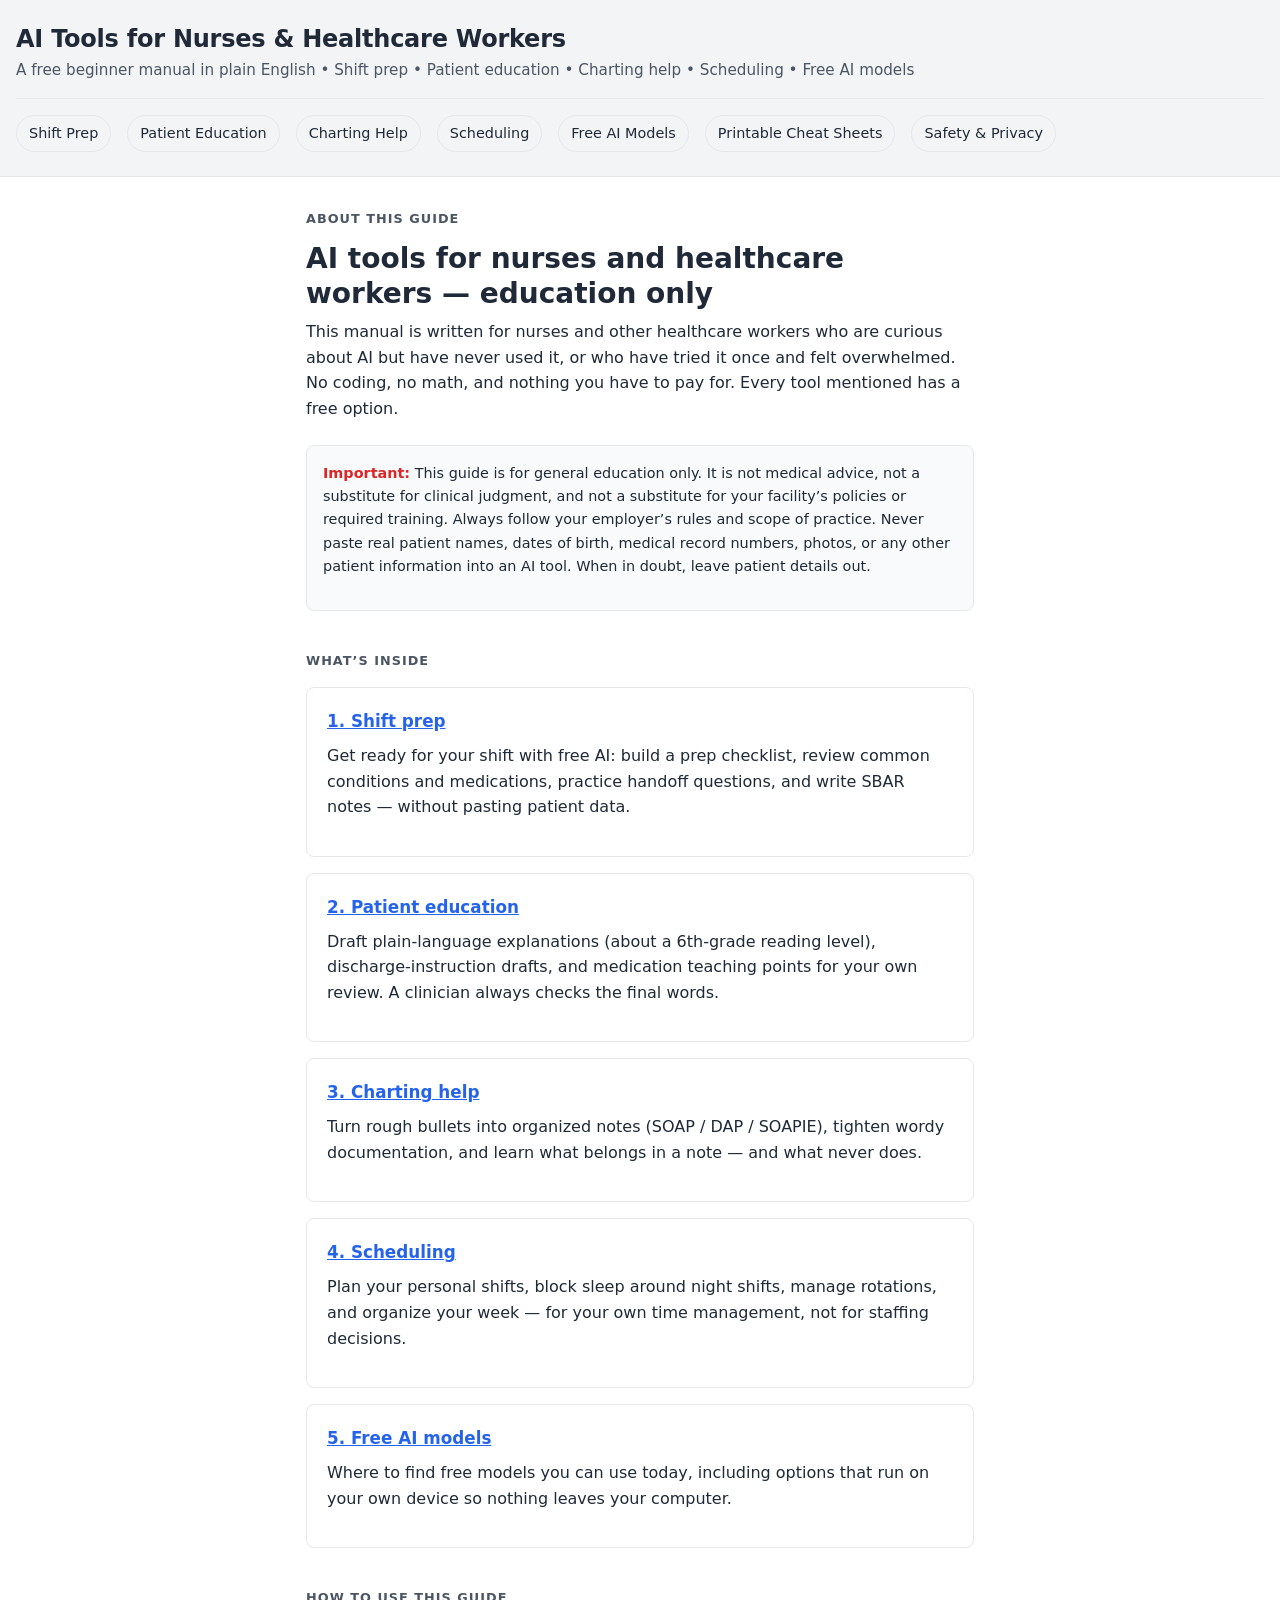
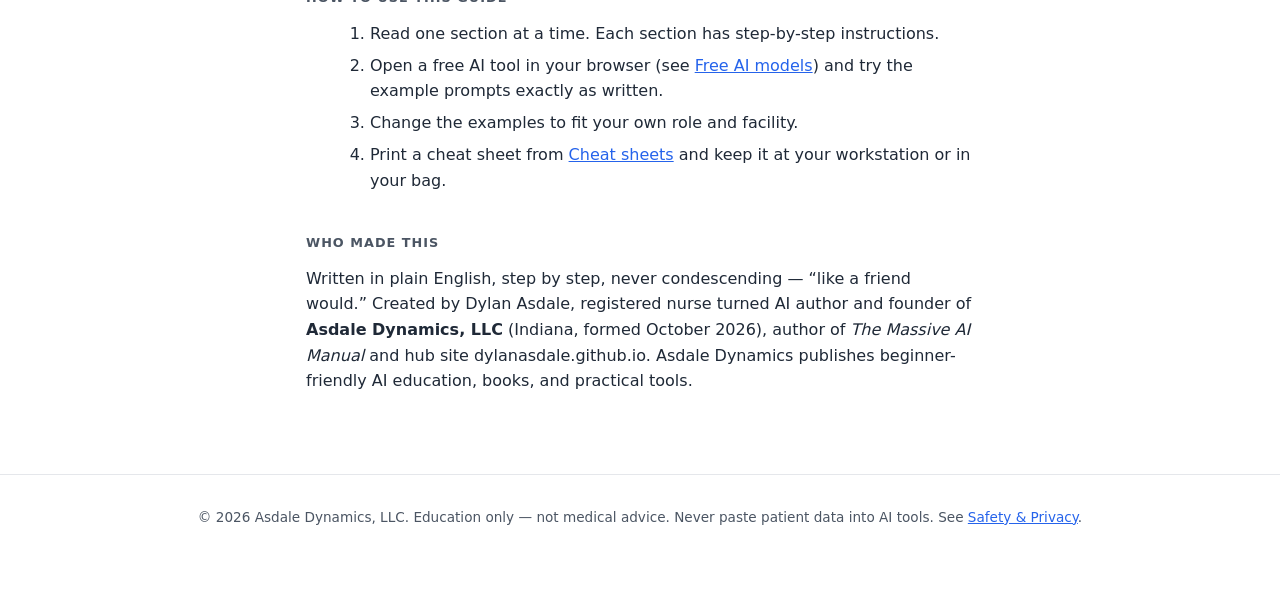
<file: site/index.html>
<!DOCTYPE html>
<html lang="en">
<head>
<meta charset="UTF-8">
<meta name="viewport" content="width=device-width, initial-scale=1.0">
<title>AI Tools for Nurses &amp; Healthcare Workers — Beginner Manual</title>
<link rel="stylesheet" href="css/style.css">
<link rel="stylesheet" href="css/print.css" media="print">
</head>
<body>
<a class="skip-link" href="#start">Skip to main content</a>

<header>
  <h1 class="site-title"><a href="index.html">AI Tools for Nurses &amp; Healthcare Workers</a></h1>
  <p class="site-subtitle">A free beginner manual in plain English &bull; Shift prep &bull; Patient education &bull; Charting help &bull; Scheduling &bull; Free AI models</p>
  <nav>
    <a href="shift-prep.html">Shift Prep</a>
    <a href="patient-education.html">Patient Education</a>
    <a href="charting-help.html">Charting Help</a>
    <a href="scheduling.html">Scheduling</a>
    <a href="free-models.html">Free AI Models</a>
    <a href="cheat-sheets/index.html">Printable Cheat Sheets</a>
    <a href="safety-policy.html">Safety &amp; Privacy</a>
  </nav>
</header>

<main id="start">
  <p class="section-label">About this guide</p>
  <h1>AI tools for nurses and healthcare workers — education only</h1>
  <p>This manual is written for nurses and other healthcare workers who are curious about AI but have never used it, or who have tried it once and felt overwhelmed. No coding, no math, and nothing you have to pay for. Every tool mentioned has a free option.</p>

  <div class="disclaimer">
    <p><b>Important:</b> This guide is for general education only. It is not medical advice, not a substitute for clinical judgment, and not a substitute for your facility&#8217;s policies or required training. Always follow your employer&#8217;s rules and scope of practice. Never paste real patient names, dates of birth, medical record numbers, photos, or any other patient information into an AI tool. When in doubt, leave patient details out.</p>
  </div>

  <p class="section-label">What&#8217;s inside</p>
  <div class="card">
    <h3><a href="shift-prep.html">1. Shift prep</a></h3>
    <p>Get ready for your shift with free AI: build a prep checklist, review common conditions and medications, practice handoff questions, and write SBAR notes &#8212; without pasting patient data.</p>
  </div>
  <div class="card">
    <h3><a href="patient-education.html">2. Patient education</a></h3>
    <p>Draft plain-language explanations (about a 6th-grade reading level), discharge-instruction drafts, and medication teaching points for your own review. A clinician always checks the final words.</p>
  </div>
  <div class="card">
    <h3><a href="charting-help.html">3. Charting help</a></h3>
    <p>Turn rough bullets into organized notes (SOAP / DAP / SOAPIE), tighten wordy documentation, and learn what belongs in a note &#8212; and what never does.</p>
  </div>
  <div class="card">
    <h3><a href="scheduling.html">4. Scheduling</a></h3>
    <p>Plan your personal shifts, block sleep around night shifts, manage rotations, and organize your week &#8212; for your own time management, not for staffing decisions.</p>
  </div>
  <div class="card">
    <h3><a href="free-models.html">5. Free AI models</a></h3>
    <p>Where to find free models you can use today, including options that run on your own device so nothing leaves your computer.</p>
  </div>

  <p class="section-label">How to use this guide</p>
  <ol>
    <li>Read one section at a time. Each section has step-by-step instructions.</li>
    <li>Open a free AI tool in your browser (see <a href="free-models.html">Free AI models</a>) and try the example prompts exactly as written.</li>
    <li>Change the examples to fit your own role and facility.</li>
    <li>Print a cheat sheet from <a href="cheat-sheets/index.html">Cheat sheets</a> and keep it at your workstation or in your bag.</li>
  </ol>

  <p class="section-label">Who made this</p>
  <p>Written in plain English, step by step, never condescending &#8212; &#8220;like a friend would.&#8221; Created by Dylan Asdale, registered nurse turned AI author and founder of <b>Asdale Dynamics, LLC</b> (Indiana, formed October 2026), author of <i>The Massive AI Manual</i> and hub site dylanasdale.github.io. Asdale Dynamics publishes beginner-friendly AI education, books, and practical tools.</p>
</main>

<footer>
  <p>© 2026 Asdale Dynamics, LLC. Education only &#8212; not medical advice. Never paste patient data into AI tools. See <a href="safety-policy.html">Safety &amp; Privacy</a>.</p>
</footer>
</body>
</html>
</file>
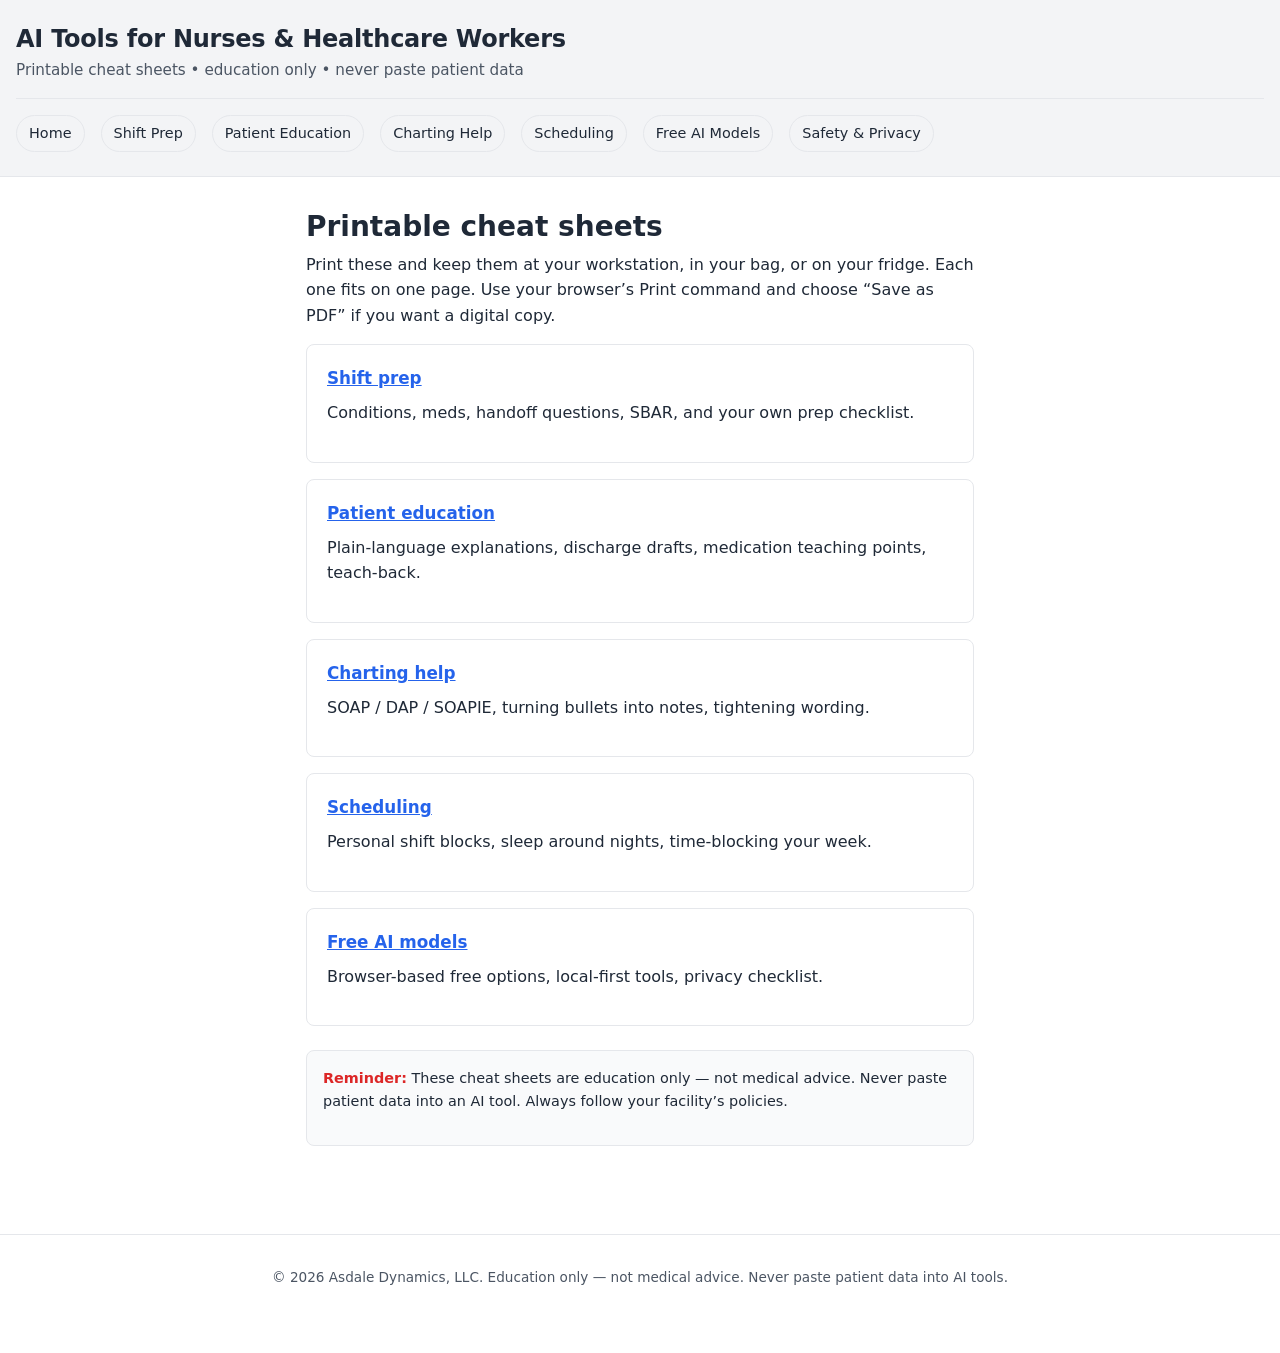
<file: site/cheat-sheets/index.html>
<!DOCTYPE html>
<html lang="en">
<head>
<meta charset="UTF-8">
<meta name="viewport" content="width=device-width, initial-scale=1.0">
<title>Printable Cheat Sheets — AI Tools for Nurses</title>
<link rel="stylesheet" href="../css/style.css">
<link rel="stylesheet" href="../css/print.css" media="print">
</head>
<body>
<a class="skip-link" href="#start">Skip to main content</a>

<header>
  <h1 class="site-title"><a href="../index.html">AI Tools for Nurses &amp; Healthcare Workers</a></h1>
  <p class="site-subtitle">Printable cheat sheets &bull; education only &bull; never paste patient data</p>
  <nav>
    <a href="../index.html">Home</a>
    <a href="../shift-prep.html">Shift Prep</a>
    <a href="../patient-education.html">Patient Education</a>
    <a href="../charting-help.html">Charting Help</a>
    <a href="../scheduling.html">Scheduling</a>
    <a href="../free-models.html">Free AI Models</a>
    <a href="../safety-policy.html">Safety &amp; Privacy</a>
  </nav>
</header>

<main id="start">
  <h1>Printable cheat sheets</h1>
  <p>Print these and keep them at your workstation, in your bag, or on your fridge. Each one fits on one page. Use your browser&#8217;s Print command and choose &#8220;Save as PDF&#8221; if you want a digital copy.</p>

  <div class="card">
    <h3><a href="shift-prep.html">Shift prep</a></h3>
    <p>Conditions, meds, handoff questions, SBAR, and your own prep checklist.</p>
  </div>
  <div class="card">
    <h3><a href="patient-education.html">Patient education</a></h3>
    <p>Plain-language explanations, discharge drafts, medication teaching points, teach-back.</p>
  </div>
  <div class="card">
    <h3><a href="charting.html">Charting help</a></h3>
    <p>SOAP / DAP / SOAPIE, turning bullets into notes, tightening wording.</p>
  </div>
  <div class="card">
    <h3><a href="scheduling.html">Scheduling</a></h3>
    <p>Personal shift blocks, sleep around nights, time-blocking your week.</p>
  </div>
  <div class="card">
    <h3><a href="free-models.html">Free AI models</a></h3>
    <p>Browser-based free options, local-first tools, privacy checklist.</p>
  </div>

  <div class="disclaimer">
    <p><b>Reminder:</b> These cheat sheets are education only &#8212; not medical advice. Never paste patient data into an AI tool. Always follow your facility&#8217;s policies.</p>
  </div>
</main>

<footer>
  <p>© 2026 Asdale Dynamics, LLC. Education only &#8212; not medical advice. Never paste patient data into AI tools.</p>
</footer>
</body>
</html>
</file>
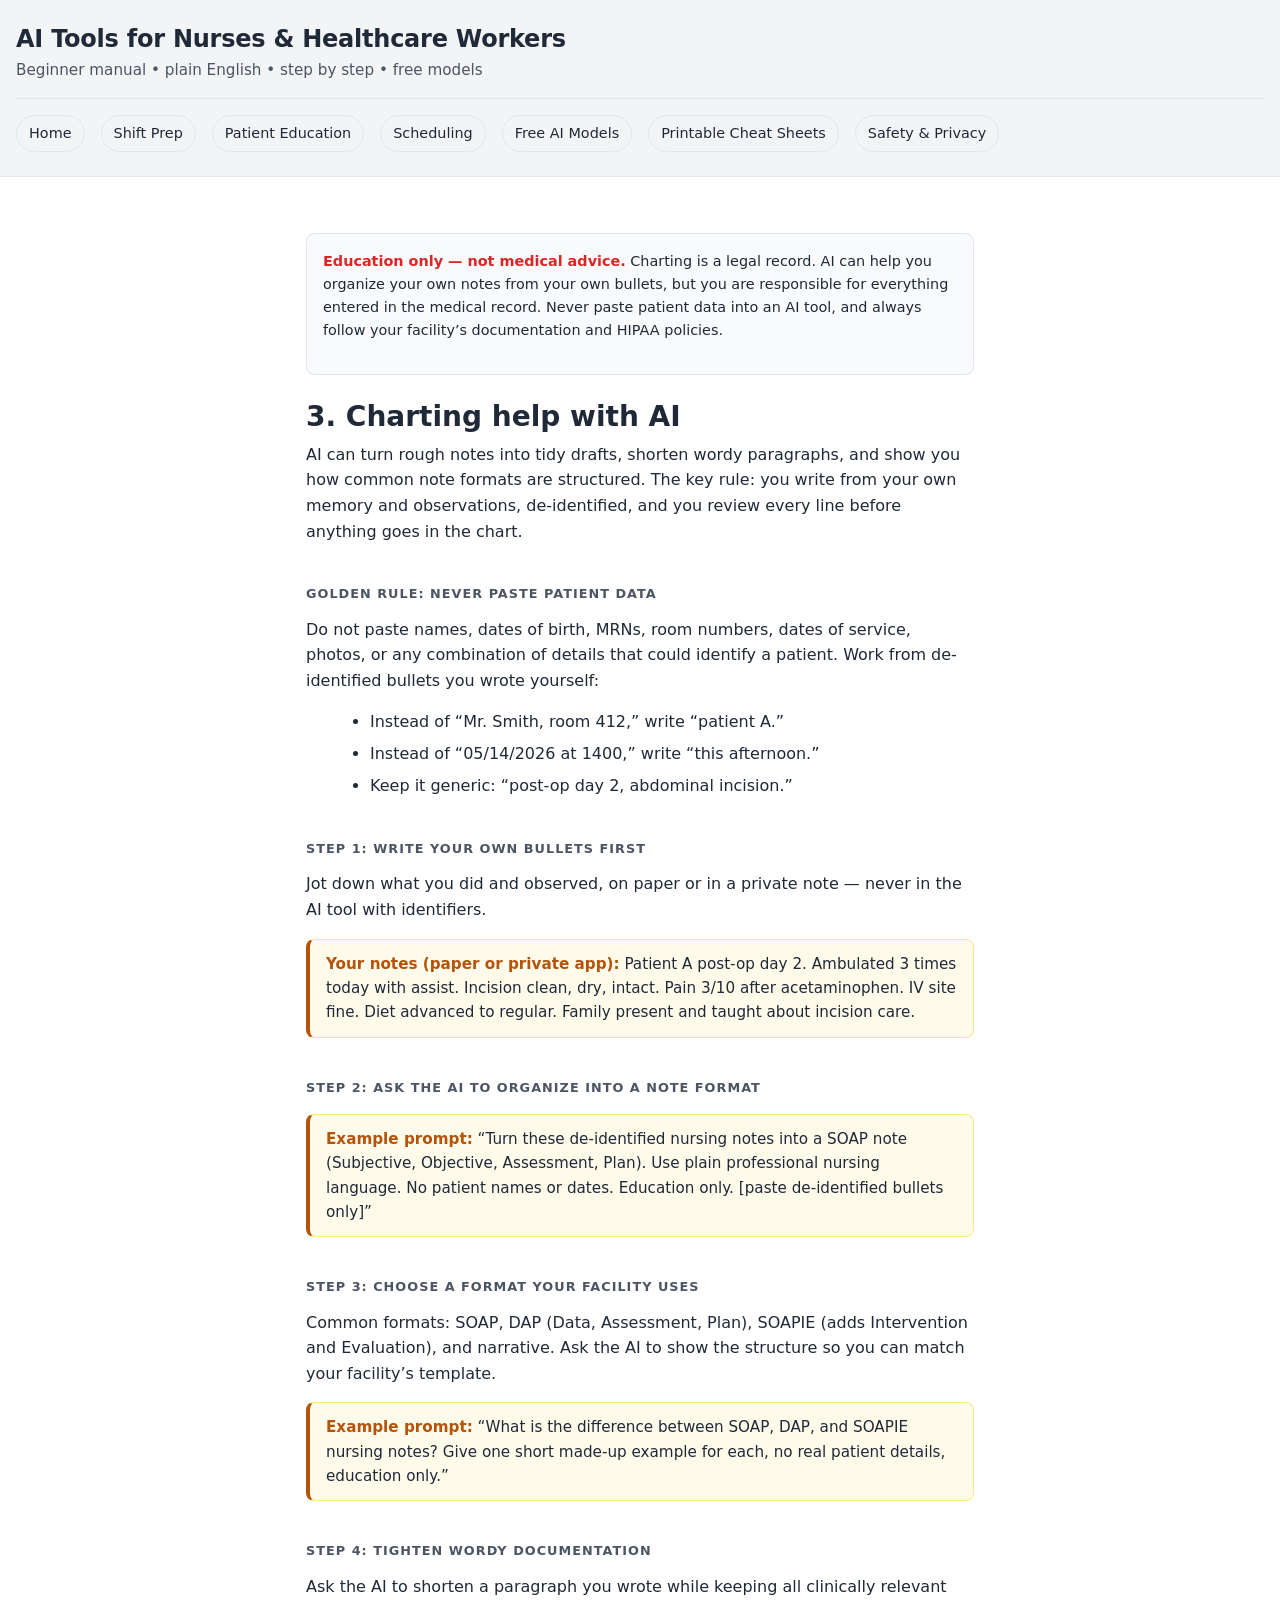
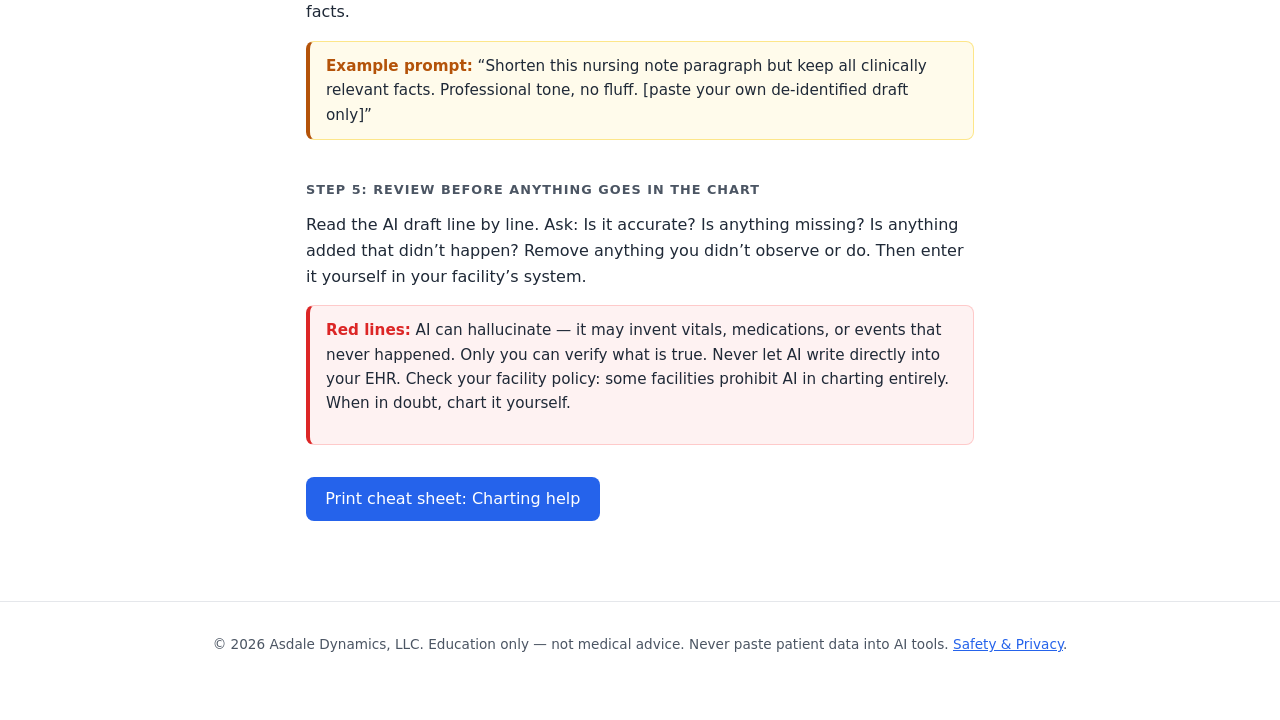
<file: site/charting-help.html>
<!DOCTYPE html>
<html lang="en">
<head>
<meta charset="UTF-8">
<meta name="viewport" content="width=device-width, initial-scale=1.0">
<title>Charting Help with Free AI — AI Tools for Nurses</title>
<link rel="stylesheet" href="css/style.css">
<link rel="stylesheet" href="css/print.css" media="print">
</head>
<body>
<a class="skip-link" href="#start">Skip to main content</a>

<header>
  <h1 class="site-title"><a href="index.html">AI Tools for Nurses &amp; Healthcare Workers</a></h1>
  <p class="site-subtitle">Beginner manual &bull; plain English &bull; step by step &bull; free models</p>
  <nav>
    <a href="index.html">Home</a>
    <a href="shift-prep.html">Shift Prep</a>
    <a href="patient-education.html">Patient Education</a>
    <a href="scheduling.html">Scheduling</a>
    <a href="free-models.html">Free AI Models</a>
    <a href="cheat-sheets/index.html">Printable Cheat Sheets</a>
    <a href="safety-policy.html">Safety &amp; Privacy</a>
  </nav>
</header>

<main id="start">
  <div class="disclaimer">
    <p><b>Education only &#8212; not medical advice.</b> Charting is a legal record. AI can help you organize your own notes from your own bullets, but you are responsible for everything entered in the medical record. Never paste patient data into an AI tool, and always follow your facility&#8217;s documentation and HIPAA policies.</p>
  </div>

  <h1>3. Charting help with AI</h1>
  <p>AI can turn rough notes into tidy drafts, shorten wordy paragraphs, and show you how common note formats are structured. The key rule: you write from your own memory and observations, de-identified, and you review every line before anything goes in the chart.</p>

  <p class="section-label">Golden rule: never paste patient data</p>
  <p>Do not paste names, dates of birth, MRNs, room numbers, dates of service, photos, or any combination of details that could identify a patient. Work from de-identified bullets you wrote yourself:</p>
  <ul>
    <li>Instead of &#8220;Mr. Smith, room 412,&#8221; write &#8220;patient A.&#8221;</li>
    <li>Instead of &#8220;05/14/2026 at 1400,&#8221; write &#8220;this afternoon.&#8221;</li>
    <li>Keep it generic: &#8220;post-op day 2, abdominal incision.&#8221;</li>
  </ul>

  <p class="section-label">Step 1: Write your own bullets first</p>
  <p>Jot down what you did and observed, on paper or in a private note &#8212; never in the AI tool with identifiers.</p>
  <div class="example">
    <b>Your notes (paper or private app):</b> Patient A post-op day 2. Ambulated 3 times today with assist. Incision clean, dry, intact. Pain 3/10 after acetaminophen. IV site fine. Diet advanced to regular. Family present and taught about incision care.
  </div>

  <p class="section-label">Step 2: Ask the AI to organize into a note format</p>
  <div class="example">
    <b>Example prompt:</b> &#8220;Turn these de-identified nursing notes into a SOAP note (Subjective, Objective, Assessment, Plan). Use plain professional nursing language. No patient names or dates. Education only. [paste de-identified bullets only]&#8221;
  </div>

  <p class="section-label">Step 3: Choose a format your facility uses</p>
  <p>Common formats: SOAP, DAP (Data, Assessment, Plan), SOAPIE (adds Intervention and Evaluation), and narrative. Ask the AI to show the structure so you can match your facility&#8217;s template.</p>
  <div class="example">
    <b>Example prompt:</b> &#8220;What is the difference between SOAP, DAP, and SOAPIE nursing notes? Give one short made-up example for each, no real patient details, education only.&#8221;
  </div>

  <p class="section-label">Step 4: Tighten wordy documentation</p>
  <p>Ask the AI to shorten a paragraph you wrote while keeping all clinically relevant facts.</p>
  <div class="example">
    <b>Example prompt:</b> &#8220;Shorten this nursing note paragraph but keep all clinically relevant facts. Professional tone, no fluff. [paste your own de-identified draft only]&#8221;
  </div>

  <p class="section-label">Step 5: Review before anything goes in the chart</p>
  <p>Read the AI draft line by line. Ask: Is it accurate? Is anything missing? Is anything added that didn&#8217;t happen? Remove anything you didn&#8217;t observe or do. Then enter it yourself in your facility&#8217;s system.</p>

  <div class="warning">
    <p><b>Red lines:</b> AI can hallucinate &#8212; it may invent vitals, medications, or events that never happened. Only you can verify what is true. Never let AI write directly into your EHR. Check your facility policy: some facilities prohibit AI in charting entirely. When in doubt, chart it yourself.</p>
  </div>

  <p><a href="cheat-sheets/charting.html" class="button">Print cheat sheet: Charting help</a></p>
</main>

<footer>
  <p>© 2026 Asdale Dynamics, LLC. Education only &#8212; not medical advice. Never paste patient data into AI tools. <a href="safety-policy.html">Safety &amp; Privacy</a>.</p>
</footer>
</body>
</html>
</file>
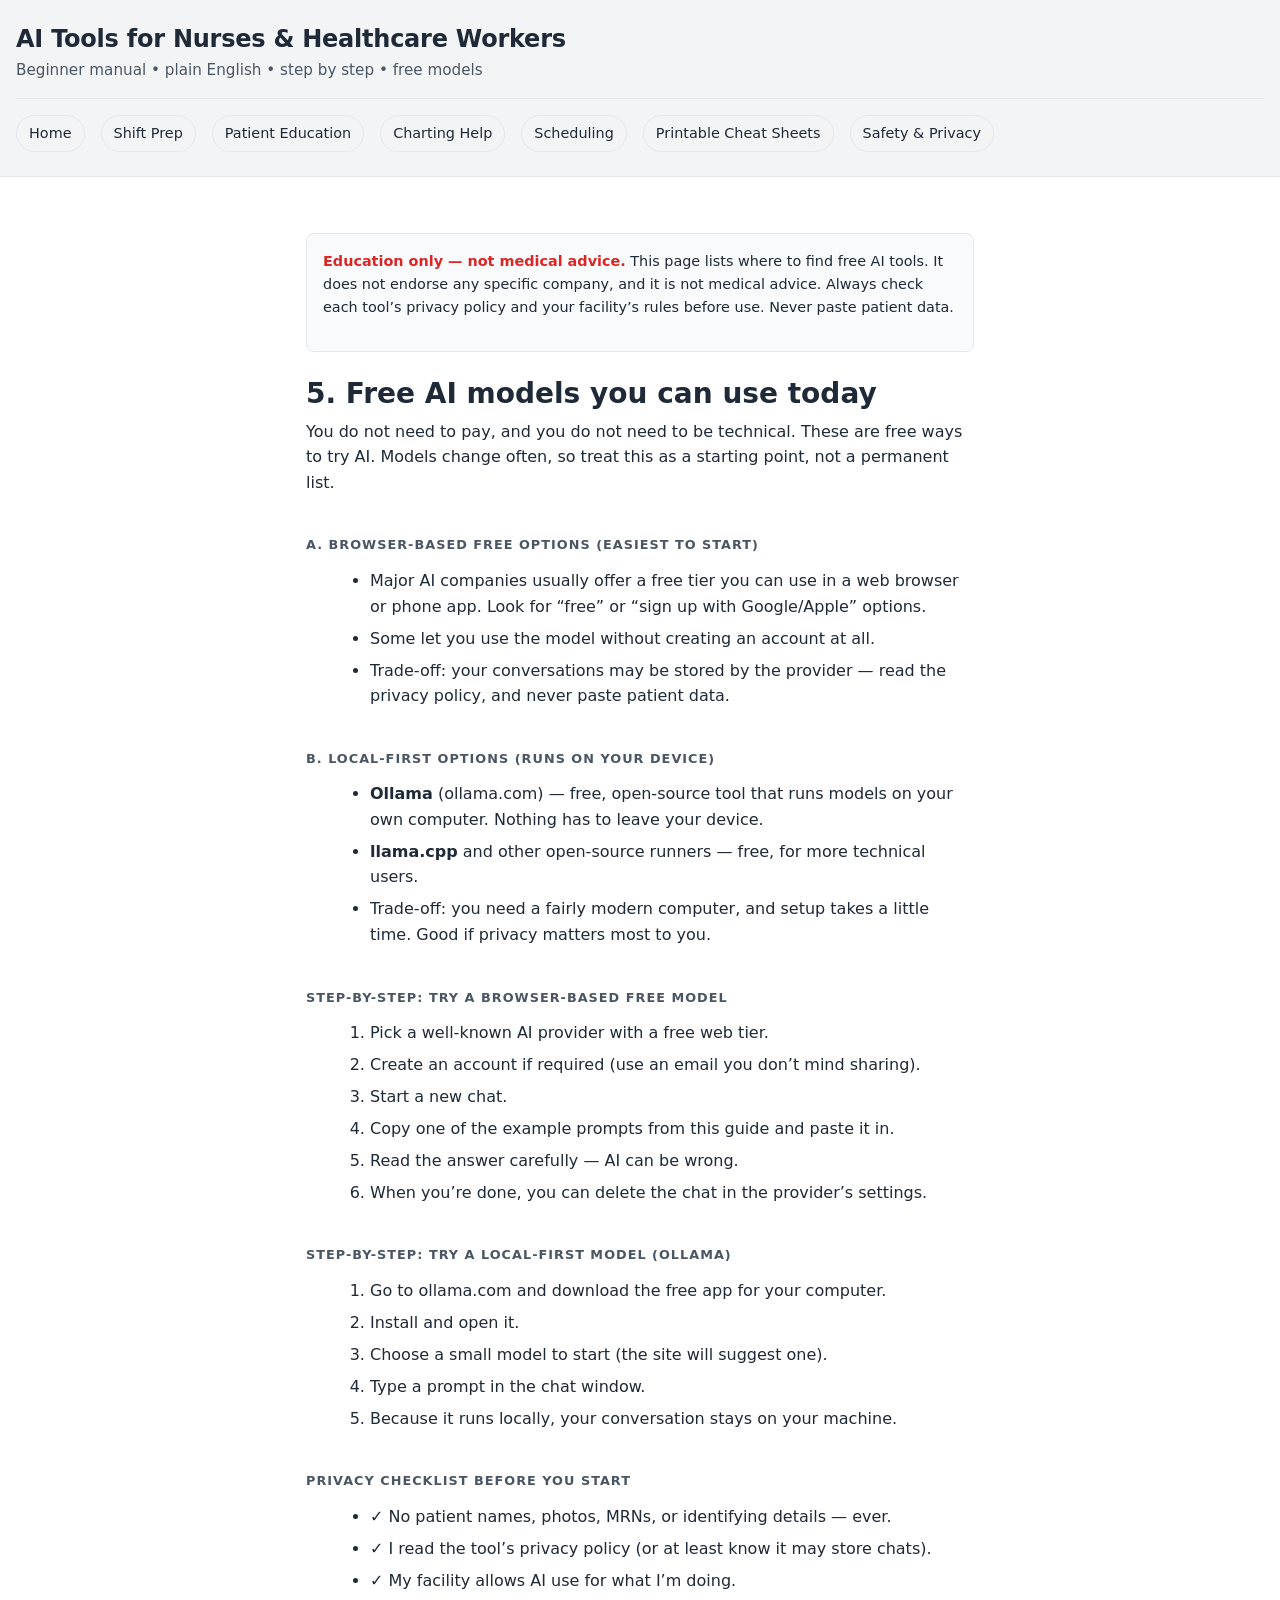
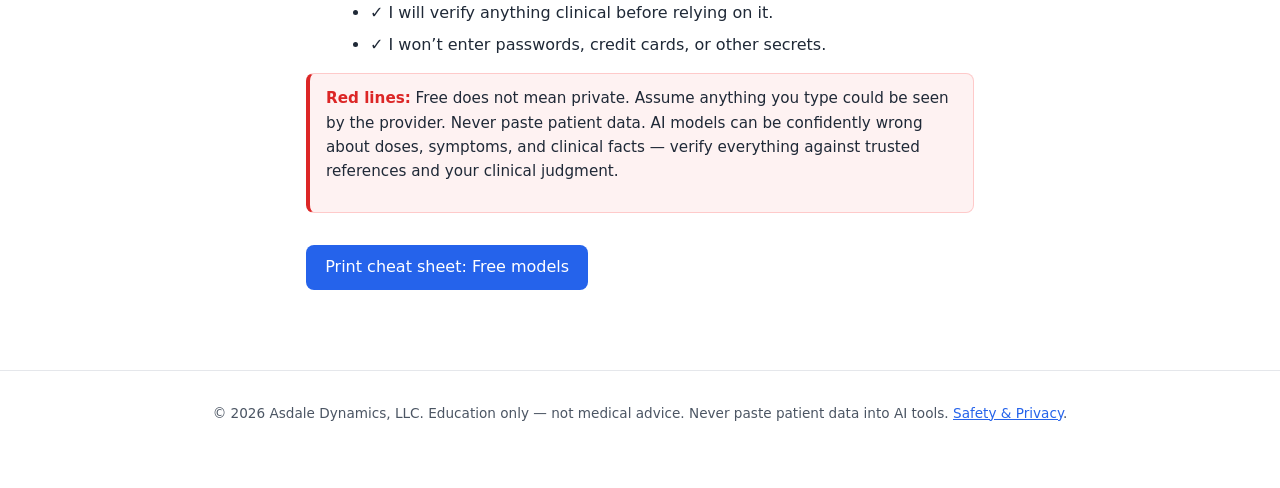
<file: site/free-models.html>
<!DOCTYPE html>
<html lang="en">
<head>
<meta charset="UTF-8">
<meta name="viewport" content="width=device-width, initial-scale=1.0">
<title>Free AI Models — AI Tools for Nurses</title>
<link rel="stylesheet" href="css/style.css">
<link rel="stylesheet" href="css/print.css" media="print">
</head>
<body>
<a class="skip-link" href="#start">Skip to main content</a>

<header>
  <h1 class="site-title"><a href="index.html">AI Tools for Nurses &amp; Healthcare Workers</a></h1>
  <p class="site-subtitle">Beginner manual &bull; plain English &bull; step by step &bull; free models</p>
  <nav>
    <a href="index.html">Home</a>
    <a href="shift-prep.html">Shift Prep</a>
    <a href="patient-education.html">Patient Education</a>
    <a href="charting-help.html">Charting Help</a>
    <a href="scheduling.html">Scheduling</a>
    <a href="cheat-sheets/index.html">Printable Cheat Sheets</a>
    <a href="safety-policy.html">Safety &amp; Privacy</a>
  </nav>
</header>

<main id="start">
  <div class="disclaimer">
    <p><b>Education only &#8212; not medical advice.</b> This page lists where to find free AI tools. It does not endorse any specific company, and it is not medical advice. Always check each tool&#8217;s privacy policy and your facility&#8217;s rules before use. Never paste patient data.</p>
  </div>

  <h1>5. Free AI models you can use today</h1>
  <p>You do not need to pay, and you do not need to be technical. These are free ways to try AI. Models change often, so treat this as a starting point, not a permanent list.</p>

  <p class="section-label">A. Browser-based free options (easiest to start)</p>
  <ul>
    <li>Major AI companies usually offer a free tier you can use in a web browser or phone app. Look for &#8220;free&#8221; or &#8220;sign up with Google/Apple&#8221; options.</li>
    <li>Some let you use the model without creating an account at all.</li>
    <li>Trade-off: your conversations may be stored by the provider &#8212; read the privacy policy, and never paste patient data.</li>
  </ul>

  <p class="section-label">B. Local-first options (runs on your device)</p>
  <ul>
    <li><b>Ollama</b> (ollama.com) &#8212; free, open-source tool that runs models on your own computer. Nothing has to leave your device.</li>
    <li><b>llama.cpp</b> and other open-source runners &#8212; free, for more technical users.</li>
    <li>Trade-off: you need a fairly modern computer, and setup takes a little time. Good if privacy matters most to you.</li>
  </ul>

  <p class="section-label">Step-by-step: try a browser-based free model</p>
  <ol>
    <li>Pick a well-known AI provider with a free web tier.</li>
    <li>Create an account if required (use an email you don&#8217;t mind sharing).</li>
    <li>Start a new chat.</li>
    <li>Copy one of the example prompts from this guide and paste it in.</li>
    <li>Read the answer carefully &#8212; AI can be wrong.</li>
    <li>When you&#8217;re done, you can delete the chat in the provider&#8217;s settings.</li>
  </ol>

  <p class="section-label">Step-by-step: try a local-first model (Ollama)</p>
  <ol>
    <li>Go to ollama.com and download the free app for your computer.</li>
    <li>Install and open it.</li>
    <li>Choose a small model to start (the site will suggest one).</li>
    <li>Type a prompt in the chat window.</li>
    <li>Because it runs locally, your conversation stays on your machine.</li>
  </ol>

  <p class="section-label">Privacy checklist before you start</p>
  <ul>
    <li>&#10003; No patient names, photos, MRNs, or identifying details &#8212; ever.</li>
    <li>&#10003; I read the tool&#8217;s privacy policy (or at least know it may store chats).</li>
    <li>&#10003; My facility allows AI use for what I&#8217;m doing.</li>
    <li>&#10003; I will verify anything clinical before relying on it.</li>
    <li>&#10003; I won&#8217;t enter passwords, credit cards, or other secrets.</li>
  </ul>

  <div class="warning">
    <p><b>Red lines:</b> Free does not mean private. Assume anything you type could be seen by the provider. Never paste patient data. AI models can be confidently wrong about doses, symptoms, and clinical facts &#8212; verify everything against trusted references and your clinical judgment.</p>
  </div>

  <p><a href="cheat-sheets/free-models.html" class="button">Print cheat sheet: Free models</a></p>
</main>

<footer>
  <p>© 2026 Asdale Dynamics, LLC. Education only &#8212; not medical advice. Never paste patient data into AI tools. <a href="safety-policy.html">Safety &amp; Privacy</a>.</p>
</footer>
</body>
</html>
</file>
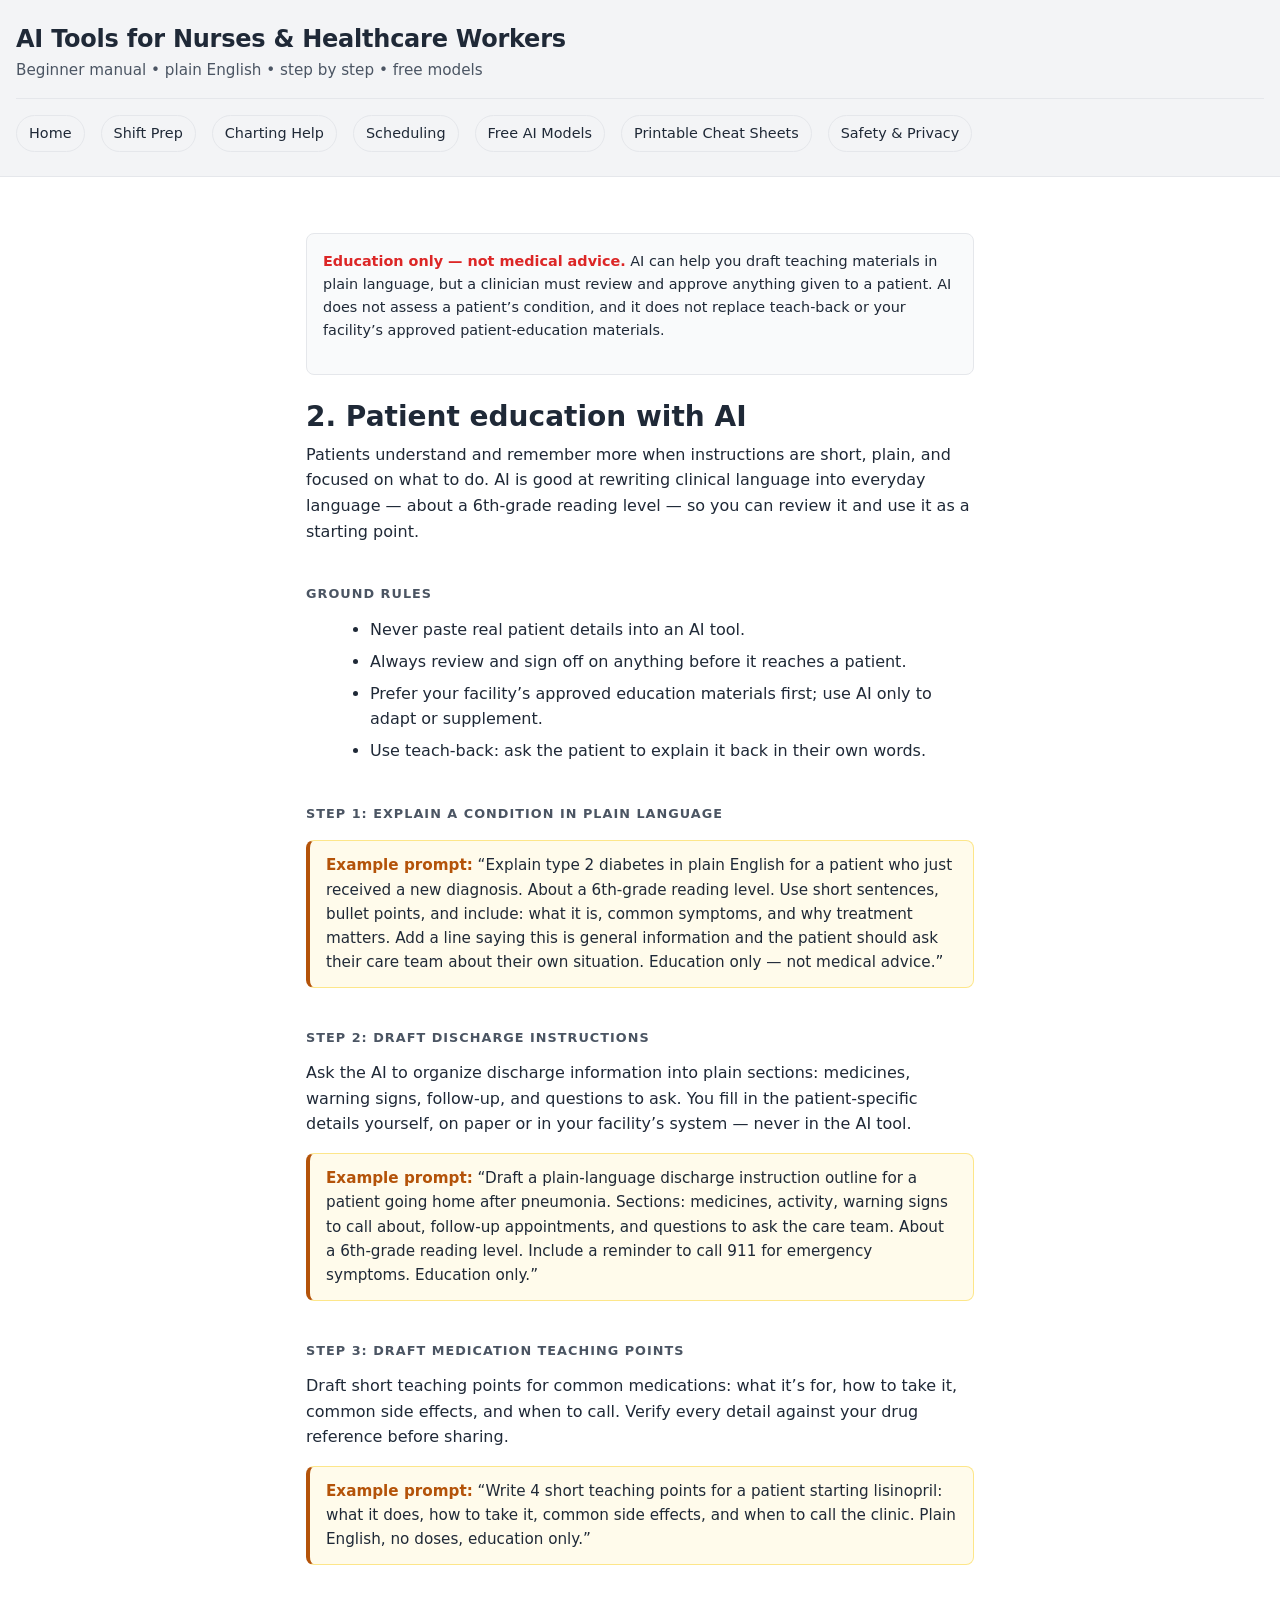
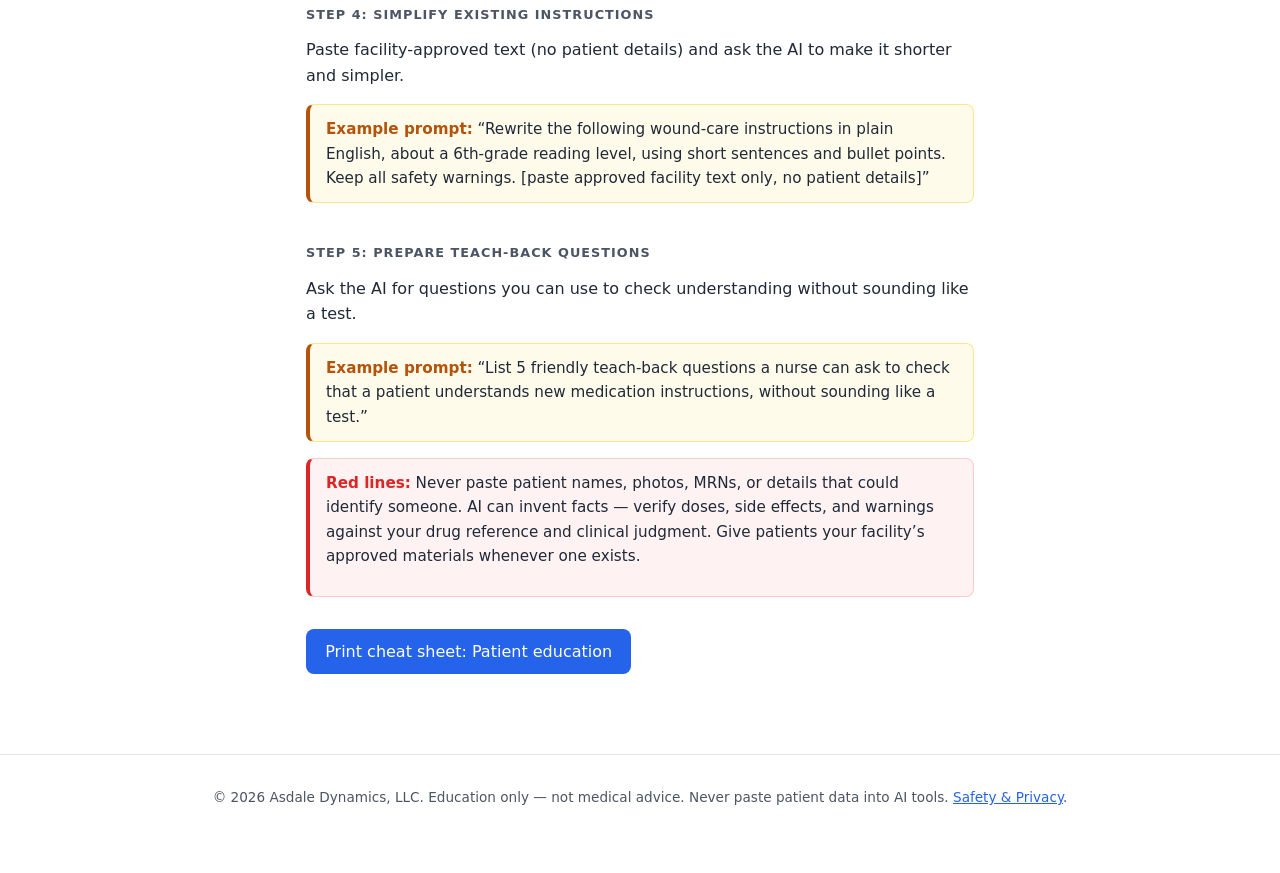
<file: site/patient-education.html>
<!DOCTYPE html>
<html lang="en">
<head>
<meta charset="UTF-8">
<meta name="viewport" content="width=device-width, initial-scale=1.0">
<title>Patient Education with Free AI — AI Tools for Nurses</title>
<link rel="stylesheet" href="css/style.css">
<link rel="stylesheet" href="css/print.css" media="print">
</head>
<body>
<a class="skip-link" href="#start">Skip to main content</a>

<header>
  <h1 class="site-title"><a href="index.html">AI Tools for Nurses &amp; Healthcare Workers</a></h1>
  <p class="site-subtitle">Beginner manual &bull; plain English &bull; step by step &bull; free models</p>
  <nav>
    <a href="index.html">Home</a>
    <a href="shift-prep.html">Shift Prep</a>
    <a href="charting-help.html">Charting Help</a>
    <a href="scheduling.html">Scheduling</a>
    <a href="free-models.html">Free AI Models</a>
    <a href="cheat-sheets/index.html">Printable Cheat Sheets</a>
    <a href="safety-policy.html">Safety &amp; Privacy</a>
  </nav>
</header>

<main id="start">
  <div class="disclaimer">
    <p><b>Education only &#8212; not medical advice.</b> AI can help you draft teaching materials in plain language, but a clinician must review and approve anything given to a patient. AI does not assess a patient&#8217;s condition, and it does not replace teach-back or your facility&#8217;s approved patient-education materials.</p>
  </div>

  <h1>2. Patient education with AI</h1>
  <p>Patients understand and remember more when instructions are short, plain, and focused on what to do. AI is good at rewriting clinical language into everyday language &#8212; about a 6th-grade reading level &#8212; so you can review it and use it as a starting point.</p>

  <p class="section-label">Ground rules</p>
  <ul>
    <li>Never paste real patient details into an AI tool.</li>
    <li>Always review and sign off on anything before it reaches a patient.</li>
    <li>Prefer your facility&#8217;s approved education materials first; use AI only to adapt or supplement.</li>
    <li>Use teach-back: ask the patient to explain it back in their own words.</li>
  </ul>

  <p class="section-label">Step 1: Explain a condition in plain language</p>
  <div class="example">
    <b>Example prompt:</b> &#8220;Explain type 2 diabetes in plain English for a patient who just received a new diagnosis. About a 6th-grade reading level. Use short sentences, bullet points, and include: what it is, common symptoms, and why treatment matters. Add a line saying this is general information and the patient should ask their care team about their own situation. Education only &#8212; not medical advice.&#8221;
  </div>

  <p class="section-label">Step 2: Draft discharge instructions</p>
  <p>Ask the AI to organize discharge information into plain sections: medicines, warning signs, follow-up, and questions to ask. You fill in the patient-specific details yourself, on paper or in your facility&#8217;s system &#8212; never in the AI tool.</p>
  <div class="example">
    <b>Example prompt:</b> &#8220;Draft a plain-language discharge instruction outline for a patient going home after pneumonia. Sections: medicines, activity, warning signs to call about, follow-up appointments, and questions to ask the care team. About a 6th-grade reading level. Include a reminder to call 911 for emergency symptoms. Education only.&#8221;
  </div>

  <p class="section-label">Step 3: Draft medication teaching points</p>
  <p>Draft short teaching points for common medications: what it&#8217;s for, how to take it, common side effects, and when to call. Verify every detail against your drug reference before sharing.</p>
  <div class="example">
    <b>Example prompt:</b> &#8220;Write 4 short teaching points for a patient starting lisinopril: what it does, how to take it, common side effects, and when to call the clinic. Plain English, no doses, education only.&#8221;
  </div>

  <p class="section-label">Step 4: Simplify existing instructions</p>
  <p>Paste facility-approved text (no patient details) and ask the AI to make it shorter and simpler.</p>
  <div class="example">
    <b>Example prompt:</b> &#8220;Rewrite the following wound-care instructions in plain English, about a 6th-grade reading level, using short sentences and bullet points. Keep all safety warnings. [paste approved facility text only, no patient details]&#8221;
  </div>

  <p class="section-label">Step 5: Prepare teach-back questions</p>
  <p>Ask the AI for questions you can use to check understanding without sounding like a test.</p>
  <div class="example">
    <b>Example prompt:</b> &#8220;List 5 friendly teach-back questions a nurse can ask to check that a patient understands new medication instructions, without sounding like a test.&#8221;
  </div>

  <div class="warning">
    <p><b>Red lines:</b> Never paste patient names, photos, MRNs, or details that could identify someone. AI can invent facts &#8212; verify doses, side effects, and warnings against your drug reference and clinical judgment. Give patients your facility&#8217;s approved materials whenever one exists.</p>
  </div>

  <p><a href="cheat-sheets/patient-education.html" class="button">Print cheat sheet: Patient education</a></p>
</main>

<footer>
  <p>© 2026 Asdale Dynamics, LLC. Education only &#8212; not medical advice. Never paste patient data into AI tools. <a href="safety-policy.html">Safety &amp; Privacy</a>.</p>
</footer>
</body>
</html>
</file>
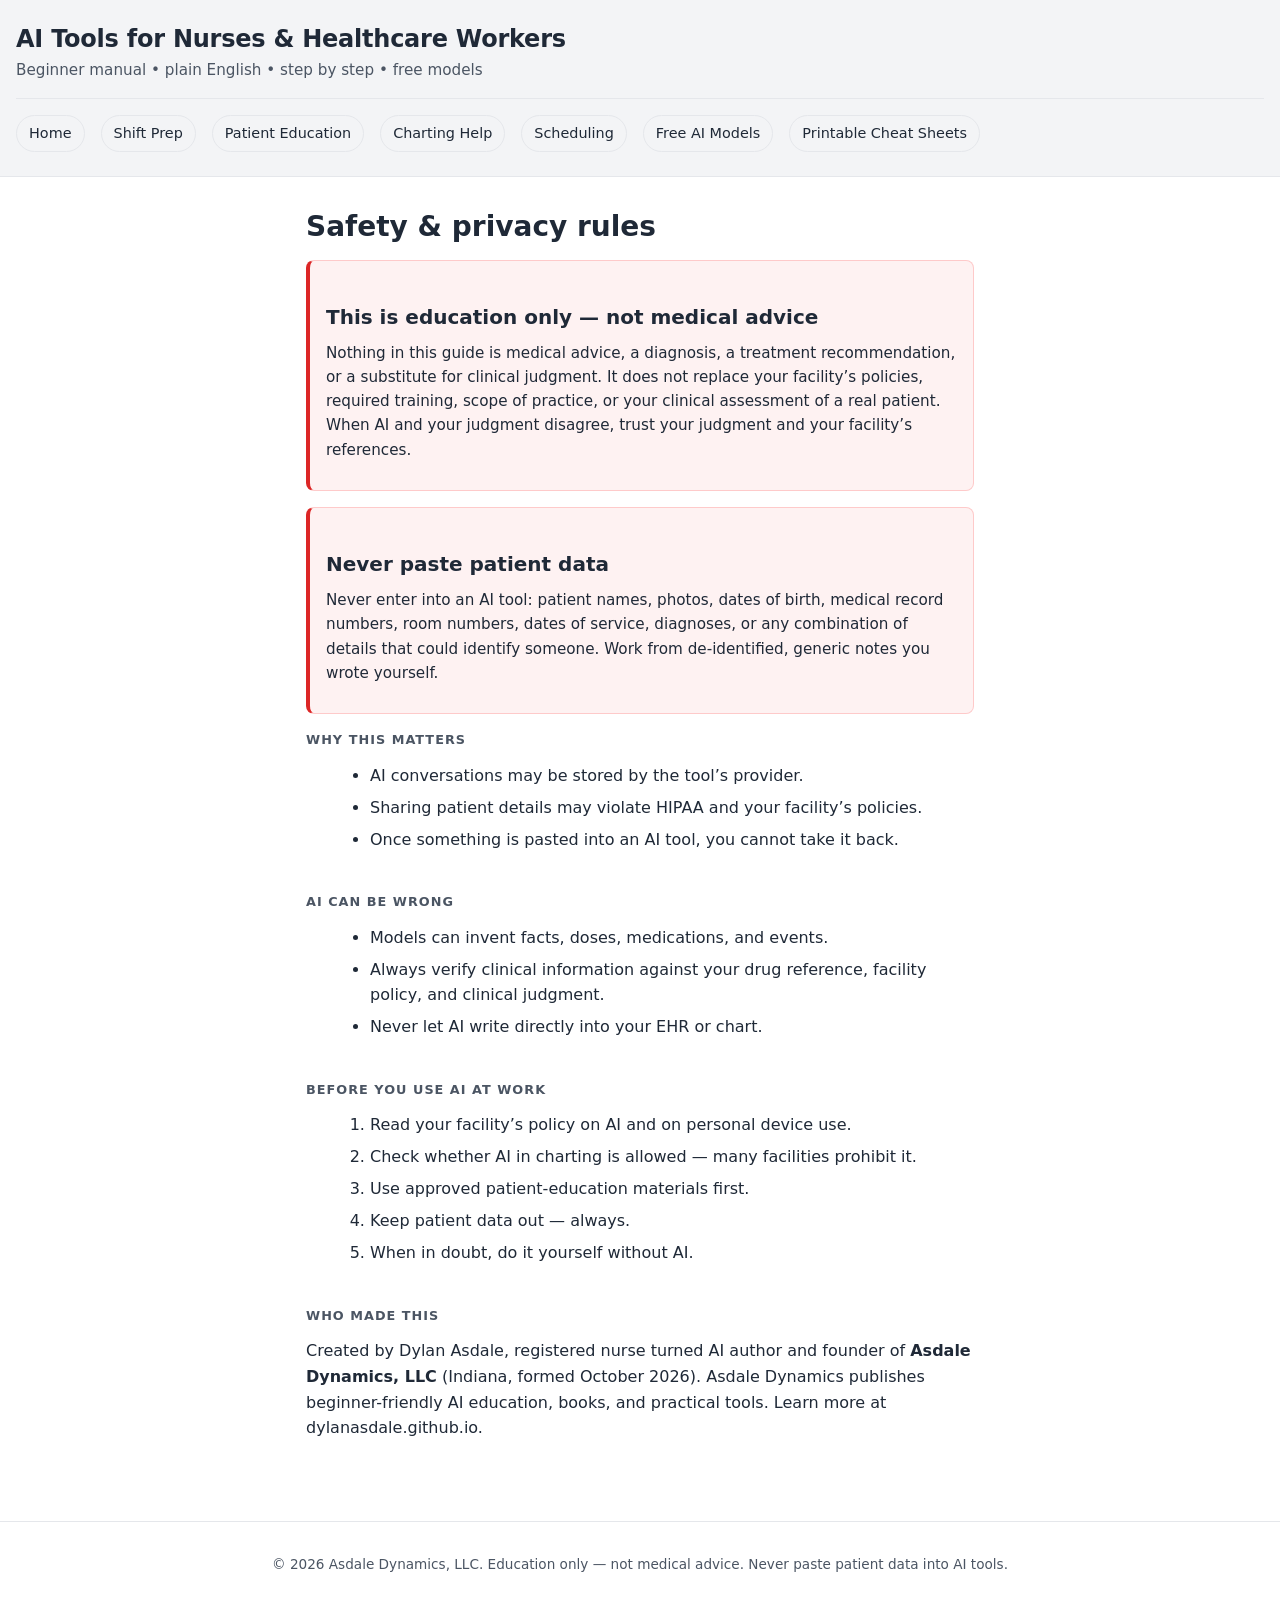
<file: site/safety-policy.html>
<!DOCTYPE html>
<html lang="en">
<head>
<meta charset="UTF-8">
<meta name="viewport" content="width=device-width, initial-scale=1.0">
<title>Safety &amp; Privacy — AI Tools for Nurses</title>
<link rel="stylesheet" href="css/style.css">
<link rel="stylesheet" href="css/print.css" media="print">
</head>
<body>
<a class="skip-link" href="#start">Skip to main content</a>

<header>
  <h1 class="site-title"><a href="index.html">AI Tools for Nurses &amp; Healthcare Workers</a></h1>
  <p class="site-subtitle">Beginner manual &bull; plain English &bull; step by step &bull; free models</p>
  <nav>
    <a href="index.html">Home</a>
    <a href="shift-prep.html">Shift Prep</a>
    <a href="patient-education.html">Patient Education</a>
    <a href="charting-help.html">Charting Help</a>
    <a href="scheduling.html">Scheduling</a>
    <a href="free-models.html">Free AI Models</a>
    <a href="cheat-sheets/index.html">Printable Cheat Sheets</a>
  </nav>
</header>

<main id="start">
  <h1>Safety &amp; privacy rules</h1>

  <div class="warning">
    <h2>This is education only &#8212; not medical advice</h2>
    <p>Nothing in this guide is medical advice, a diagnosis, a treatment recommendation, or a substitute for clinical judgment. It does not replace your facility&#8217;s policies, required training, scope of practice, or your clinical assessment of a real patient. When AI and your judgment disagree, trust your judgment and your facility&#8217;s references.</p>
  </div>

  <div class="warning">
    <h2>Never paste patient data</h2>
    <p>Never enter into an AI tool: patient names, photos, dates of birth, medical record numbers, room numbers, dates of service, diagnoses, or any combination of details that could identify someone. Work from de-identified, generic notes you wrote yourself.</p>
  </div>

  <p class="section-label">Why this matters</p>
  <ul>
    <li>AI conversations may be stored by the tool&#8217;s provider.</li>
    <li>Sharing patient details may violate HIPAA and your facility&#8217;s policies.</li>
    <li>Once something is pasted into an AI tool, you cannot take it back.</li>
  </ul>

  <p class="section-label">AI can be wrong</p>
  <ul>
    <li>Models can invent facts, doses, medications, and events.</li>
    <li>Always verify clinical information against your drug reference, facility policy, and clinical judgment.</li>
    <li>Never let AI write directly into your EHR or chart.</li>
  </ul>

  <p class="section-label">Before you use AI at work</p>
  <ol>
    <li>Read your facility&#8217;s policy on AI and on personal device use.</li>
    <li>Check whether AI in charting is allowed &#8212; many facilities prohibit it.</li>
    <li>Use approved patient-education materials first.</li>
    <li>Keep patient data out &#8212; always.</li>
    <li>When in doubt, do it yourself without AI.</li>
  </ol>

  <p class="section-label">Who made this</p>
  <p>Created by Dylan Asdale, registered nurse turned AI author and founder of <b>Asdale Dynamics, LLC</b> (Indiana, formed October 2026). Asdale Dynamics publishes beginner-friendly AI education, books, and practical tools. Learn more at dylanasdale.github.io.</p>
</main>

<footer>
  <p>© 2026 Asdale Dynamics, LLC. Education only &#8212; not medical advice. Never paste patient data into AI tools.</p>
</footer>
</body>
</html>
</file>
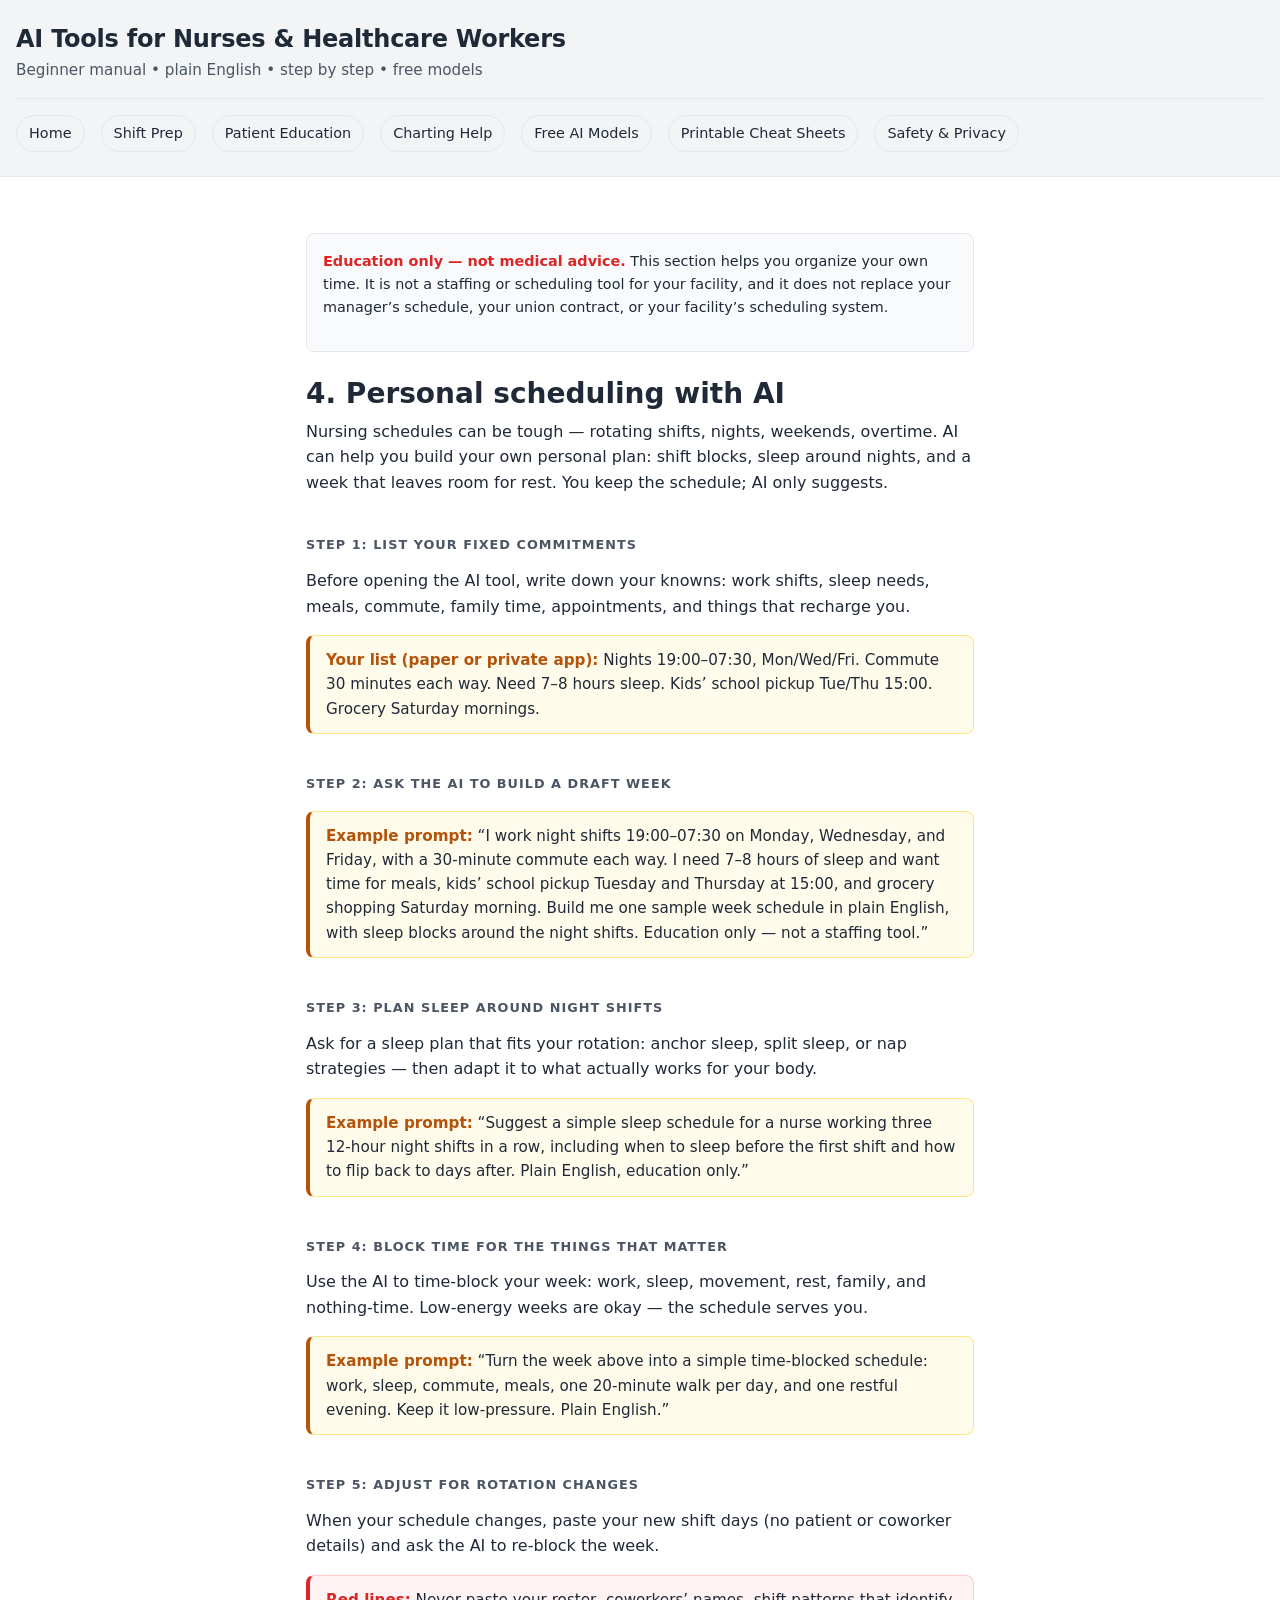
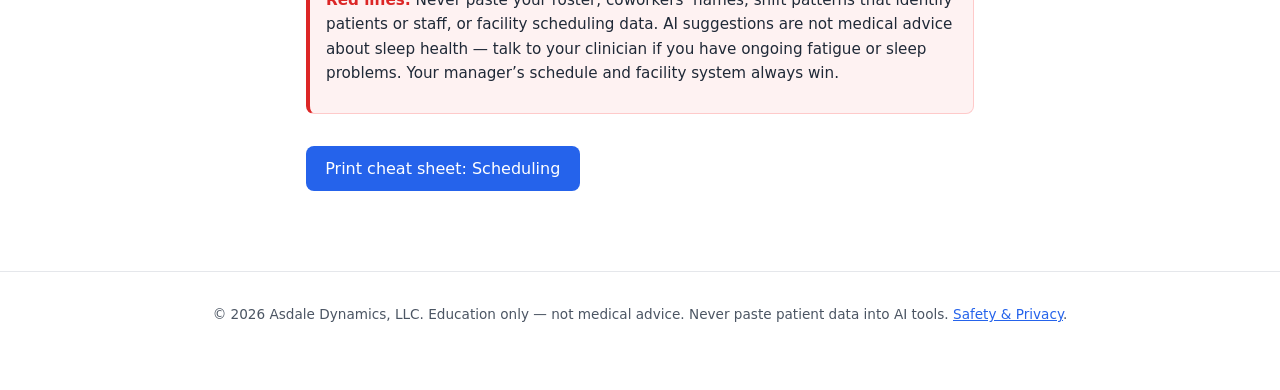
<file: site/scheduling.html>
<!DOCTYPE html>
<html lang="en">
<head>
<meta charset="UTF-8">
<meta name="viewport" content="width=device-width, initial-scale=1.0">
<title>Scheduling with Free AI — AI Tools for Nurses</title>
<link rel="stylesheet" href="css/style.css">
<link rel="stylesheet" href="css/print.css" media="print">
</head>
<body>
<a class="skip-link" href="#start">Skip to main content</a>

<header>
  <h1 class="site-title"><a href="index.html">AI Tools for Nurses &amp; Healthcare Workers</a></h1>
  <p class="site-subtitle">Beginner manual &bull; plain English &bull; step by step &bull; free models</p>
  <nav>
    <a href="index.html">Home</a>
    <a href="shift-prep.html">Shift Prep</a>
    <a href="patient-education.html">Patient Education</a>
    <a href="charting-help.html">Charting Help</a>
    <a href="free-models.html">Free AI Models</a>
    <a href="cheat-sheets/index.html">Printable Cheat Sheets</a>
    <a href="safety-policy.html">Safety &amp; Privacy</a>
  </nav>
</header>

<main id="start">
  <div class="disclaimer">
    <p><b>Education only &#8212; not medical advice.</b> This section helps you organize your own time. It is not a staffing or scheduling tool for your facility, and it does not replace your manager&#8217;s schedule, your union contract, or your facility&#8217;s scheduling system.</p>
  </div>

  <h1>4. Personal scheduling with AI</h1>
  <p>Nursing schedules can be tough &#8212; rotating shifts, nights, weekends, overtime. AI can help you build your own personal plan: shift blocks, sleep around nights, and a week that leaves room for rest. You keep the schedule; AI only suggests.</p>

  <p class="section-label">Step 1: List your fixed commitments</p>
  <p>Before opening the AI tool, write down your knowns: work shifts, sleep needs, meals, commute, family time, appointments, and things that recharge you.</p>
  <div class="example">
    <b>Your list (paper or private app):</b> Nights 19:00&#8211;07:30, Mon/Wed/Fri. Commute 30 minutes each way. Need 7&#8211;8 hours sleep. Kids&#8217; school pickup Tue/Thu 15:00. Grocery Saturday mornings.
  </div>

  <p class="section-label">Step 2: Ask the AI to build a draft week</p>
  <div class="example">
    <b>Example prompt:</b> &#8220;I work night shifts 19:00&#8211;07:30 on Monday, Wednesday, and Friday, with a 30-minute commute each way. I need 7&#8211;8 hours of sleep and want time for meals, kids&#8217; school pickup Tuesday and Thursday at 15:00, and grocery shopping Saturday morning. Build me one sample week schedule in plain English, with sleep blocks around the night shifts. Education only &#8212; not a staffing tool.&#8221;
  </div>

  <p class="section-label">Step 3: Plan sleep around night shifts</p>
  <p>Ask for a sleep plan that fits your rotation: anchor sleep, split sleep, or nap strategies &#8212; then adapt it to what actually works for your body.</p>
  <div class="example">
    <b>Example prompt:</b> &#8220;Suggest a simple sleep schedule for a nurse working three 12-hour night shifts in a row, including when to sleep before the first shift and how to flip back to days after. Plain English, education only.&#8221;
  </div>

  <p class="section-label">Step 4: Block time for the things that matter</p>
  <p>Use the AI to time-block your week: work, sleep, movement, rest, family, and nothing-time. Low-energy weeks are okay &#8212; the schedule serves you.</p>
  <div class="example">
    <b>Example prompt:</b> &#8220;Turn the week above into a simple time-blocked schedule: work, sleep, commute, meals, one 20-minute walk per day, and one restful evening. Keep it low-pressure. Plain English.&#8221;
  </div>

  <p class="section-label">Step 5: Adjust for rotation changes</p>
  <p>When your schedule changes, paste your new shift days (no patient or coworker details) and ask the AI to re-block the week.</p>

  <div class="warning">
    <p><b>Red lines:</b> Never paste your roster, coworkers&#8217 names, shift patterns that identify patients or staff, or facility scheduling data. AI suggestions are not medical advice about sleep health &#8212; talk to your clinician if you have ongoing fatigue or sleep problems. Your manager&#8217;s schedule and facility system always win.</p>
  </div>

  <p><a href="cheat-sheets/scheduling.html" class="button">Print cheat sheet: Scheduling</a></p>
</main>

<footer>
  <p>© 2026 Asdale Dynamics, LLC. Education only &#8212; not medical advice. Never paste patient data into AI tools. <a href="safety-policy.html">Safety &amp; Privacy</a>.</p>
</footer>
</body>
</html>
</file>
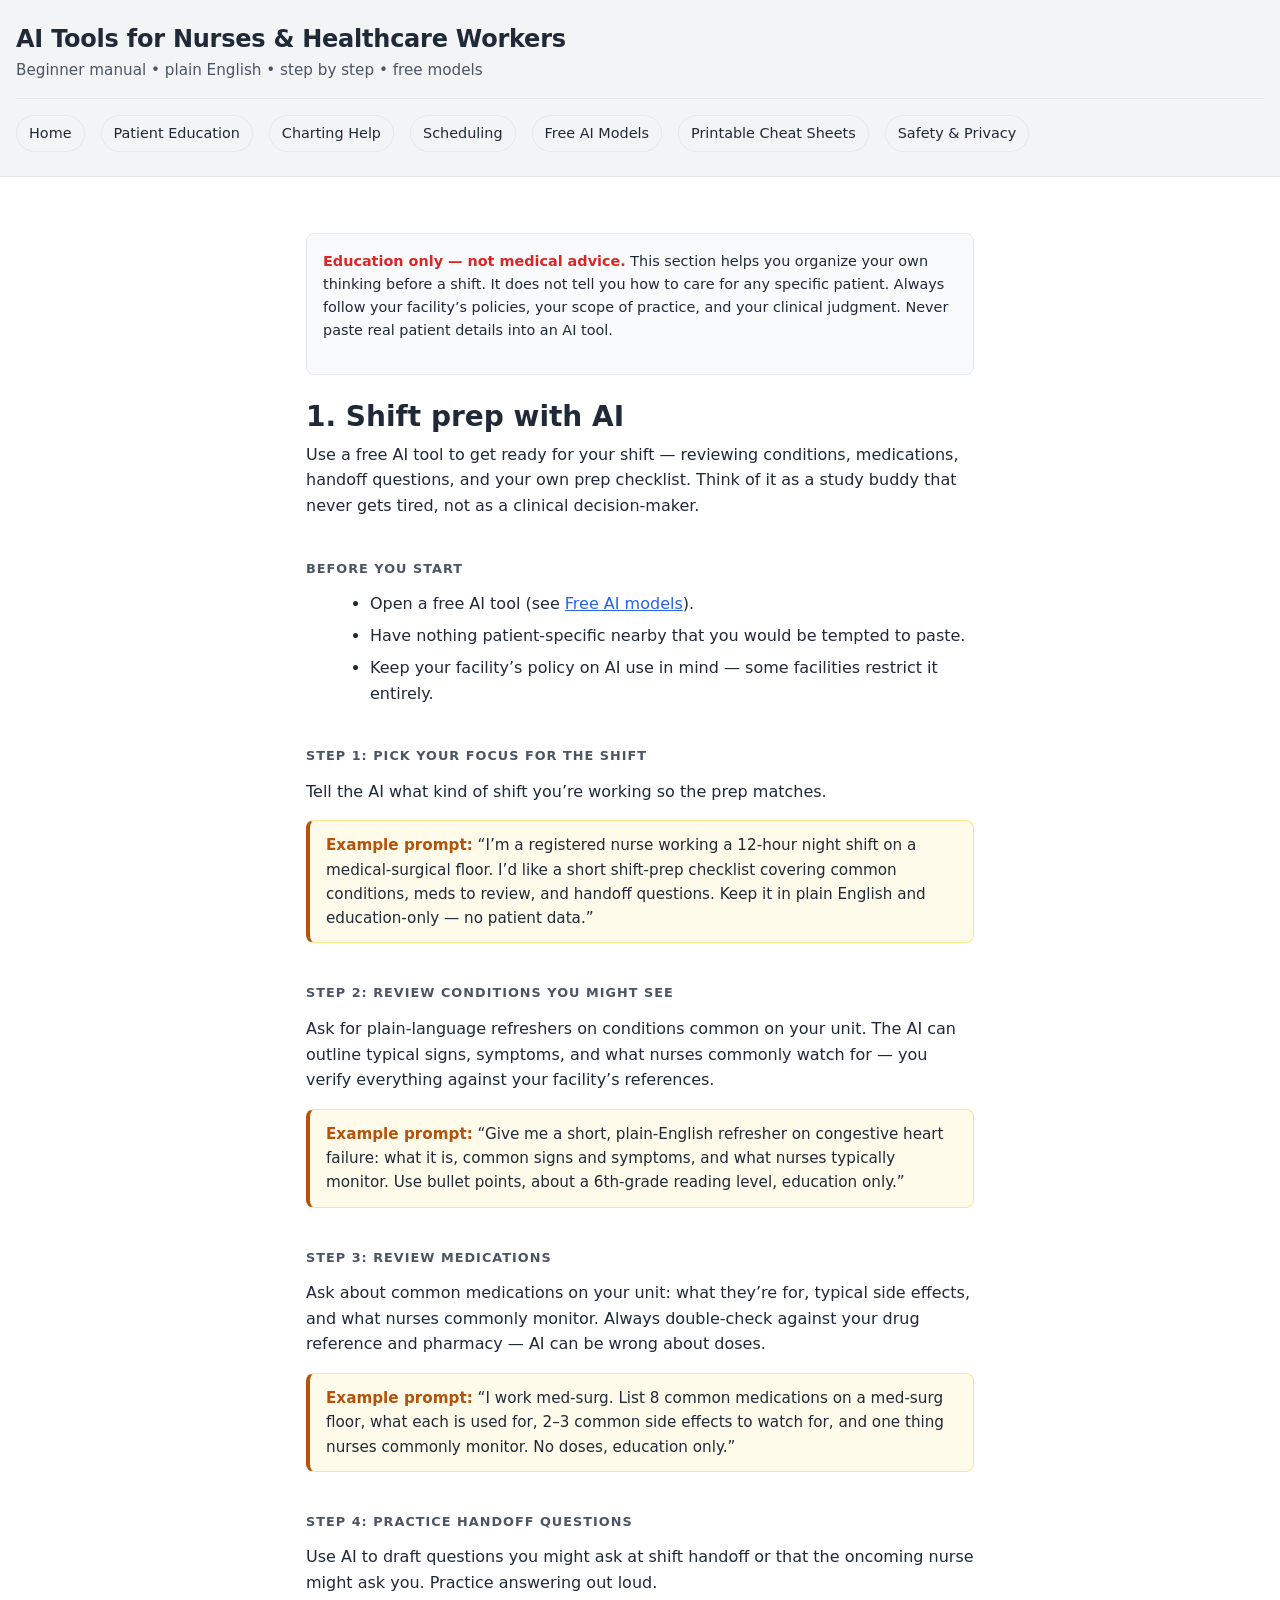
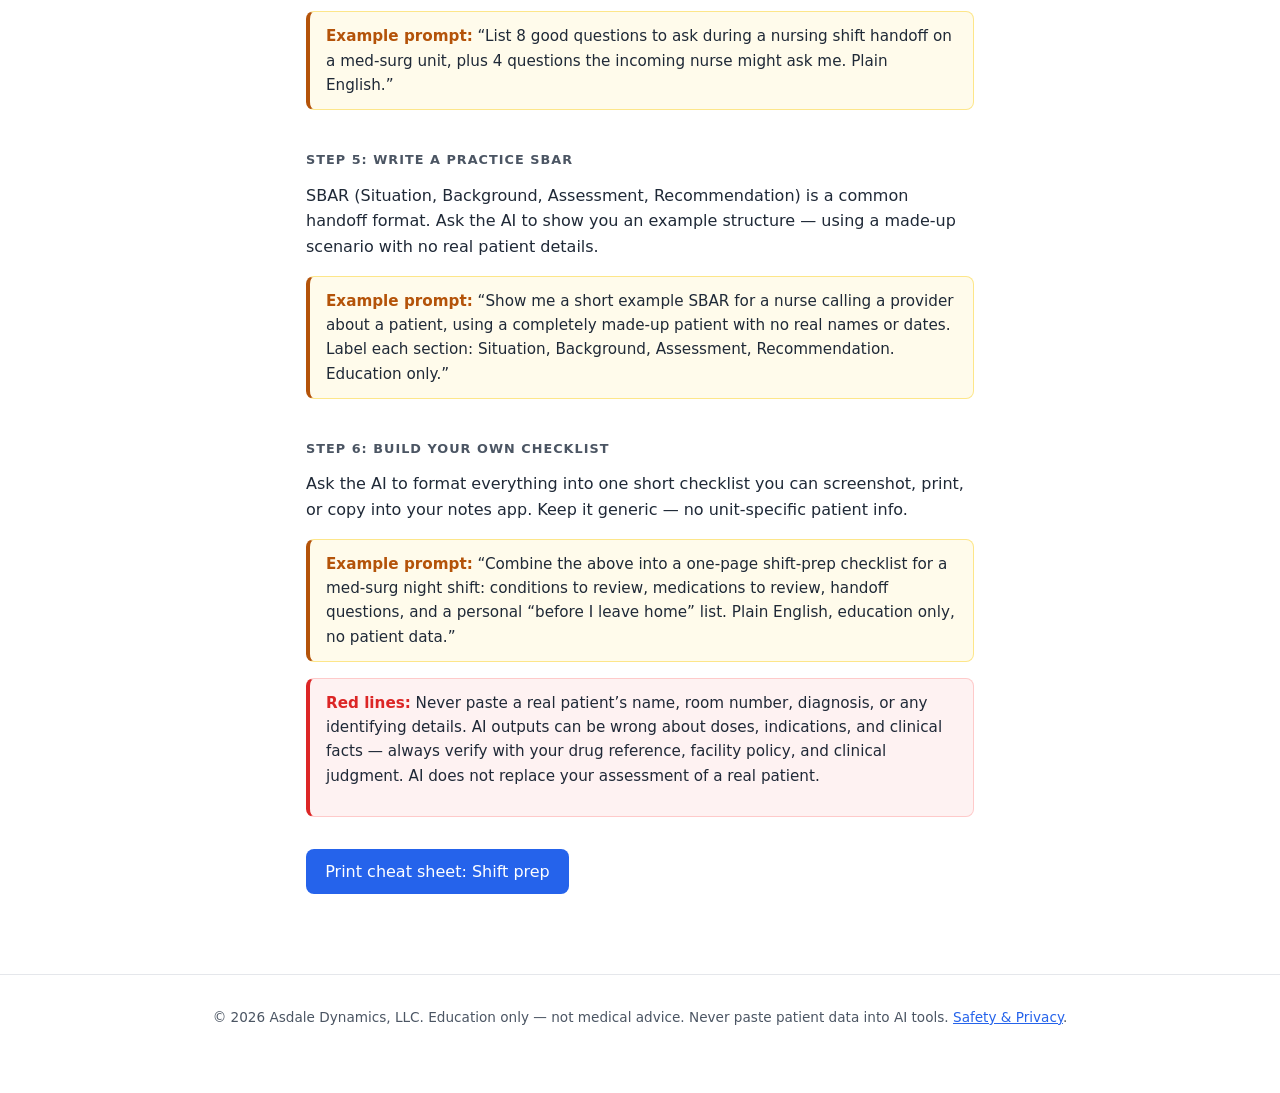
<file: site/shift-prep.html>
<!DOCTYPE html>
<html lang="en">
<head>
<meta charset="UTF-8">
<meta name="viewport" content="width=device-width, initial-scale=1.0">
<title>Shift Prep with Free AI — AI Tools for Nurses</title>
<link rel="stylesheet" href="css/style.css">
<link rel="stylesheet" href="css/print.css" media="print">
</head>
<body>
<a class="skip-link" href="#start">Skip to main content</a>

<header>
  <h1 class="site-title"><a href="index.html">AI Tools for Nurses &amp; Healthcare Workers</a></h1>
  <p class="site-subtitle">Beginner manual &bull; plain English &bull; step by step &bull; free models</p>
  <nav>
    <a href="index.html">Home</a>
    <a href="patient-education.html">Patient Education</a>
    <a href="charting-help.html">Charting Help</a>
    <a href="scheduling.html">Scheduling</a>
    <a href="free-models.html">Free AI Models</a>
    <a href="cheat-sheets/index.html">Printable Cheat Sheets</a>
    <a href="safety-policy.html">Safety &amp; Privacy</a>
  </nav>
</header>

<main id="start">
  <div class="disclaimer">
    <p><b>Education only &#8212; not medical advice.</b> This section helps you organize your own thinking before a shift. It does not tell you how to care for any specific patient. Always follow your facility&#8217;s policies, your scope of practice, and your clinical judgment. Never paste real patient details into an AI tool.</p>
  </div>

  <h1>1. Shift prep with AI</h1>
  <p>Use a free AI tool to get ready for your shift &#8212; reviewing conditions, medications, handoff questions, and your own prep checklist. Think of it as a study buddy that never gets tired, not as a clinical decision-maker.</p>

  <p class="section-label">Before you start</p>
  <ul>
    <li>Open a free AI tool (see <a href="free-models.html">Free AI models</a>).</li>
    <li>Have nothing patient-specific nearby that you would be tempted to paste.</li>
    <li>Keep your facility&#8217;s policy on AI use in mind &#8212; some facilities restrict it entirely.</li>
  </ul>

  <p class="section-label">Step 1: Pick your focus for the shift</p>
  <p>Tell the AI what kind of shift you&#8217;re working so the prep matches.</p>
  <div class="example">
    <b>Example prompt:</b> &#8220;I&#8217;m a registered nurse working a 12-hour night shift on a medical-surgical floor. I&#8217;d like a short shift-prep checklist covering common conditions, meds to review, and handoff questions. Keep it in plain English and education-only &#8212; no patient data.&#8221;
  </div>

  <p class="section-label">Step 2: Review conditions you might see</p>
  <p>Ask for plain-language refreshers on conditions common on your unit. The AI can outline typical signs, symptoms, and what nurses commonly watch for &#8212; you verify everything against your facility&#8217;s references.</p>
  <div class="example">
    <b>Example prompt:</b> &#8220;Give me a short, plain-English refresher on congestive heart failure: what it is, common signs and symptoms, and what nurses typically monitor. Use bullet points, about a 6th-grade reading level, education only.&#8221;
  </div>

  <p class="section-label">Step 3: Review medications</p>
  <p>Ask about common medications on your unit: what they&#8217;re for, typical side effects, and what nurses commonly monitor. Always double-check against your drug reference and pharmacy &#8212; AI can be wrong about doses.</p>
  <div class="example">
    <b>Example prompt:</b> &#8220;I work med-surg. List 8 common medications on a med-surg floor, what each is used for, 2&#8211;3 common side effects to watch for, and one thing nurses commonly monitor. No doses, education only.&#8221;
  </div>

  <p class="section-label">Step 4: Practice handoff questions</p>
  <p>Use AI to draft questions you might ask at shift handoff or that the oncoming nurse might ask you. Practice answering out loud.</p>
  <div class="example">
    <b>Example prompt:</b> &#8220;List 8 good questions to ask during a nursing shift handoff on a med-surg unit, plus 4 questions the incoming nurse might ask me. Plain English.&#8221;
  </div>

  <p class="section-label">Step 5: Write a practice SBAR</p>
  <p>SBAR (Situation, Background, Assessment, Recommendation) is a common handoff format. Ask the AI to show you an example structure &#8212; using a made-up scenario with no real patient details.</p>
  <div class="example">
    <b>Example prompt:</b> &#8220;Show me a short example SBAR for a nurse calling a provider about a patient, using a completely made-up patient with no real names or dates. Label each section: Situation, Background, Assessment, Recommendation. Education only.&#8221;
  </div>

  <p class="section-label">Step 6: Build your own checklist</p>
  <p>Ask the AI to format everything into one short checklist you can screenshot, print, or copy into your notes app. Keep it generic &#8212; no unit-specific patient info.</p>
  <div class="example">
    <b>Example prompt:</b> &#8220;Combine the above into a one-page shift-prep checklist for a med-surg night shift: conditions to review, medications to review, handoff questions, and a personal &#8220;before I leave home&#8221; list. Plain English, education only, no patient data.&#8221;
  </div>

  <div class="warning">
    <p><b>Red lines:</b> Never paste a real patient&#8217;s name, room number, diagnosis, or any identifying details. AI outputs can be wrong about doses, indications, and clinical facts &#8212; always verify with your drug reference, facility policy, and clinical judgment. AI does not replace your assessment of a real patient.</p>
  </div>

  <p><a href="cheat-sheets/shift-prep.html" class="button">Print cheat sheet: Shift prep</a></p>
</main>

<footer>
  <p>© 2026 Asdale Dynamics, LLC. Education only &#8212; not medical advice. Never paste patient data into AI tools. <a href="safety-policy.html">Safety &amp; Privacy</a>.</p>
</footer>
</body>
</html>
</file>
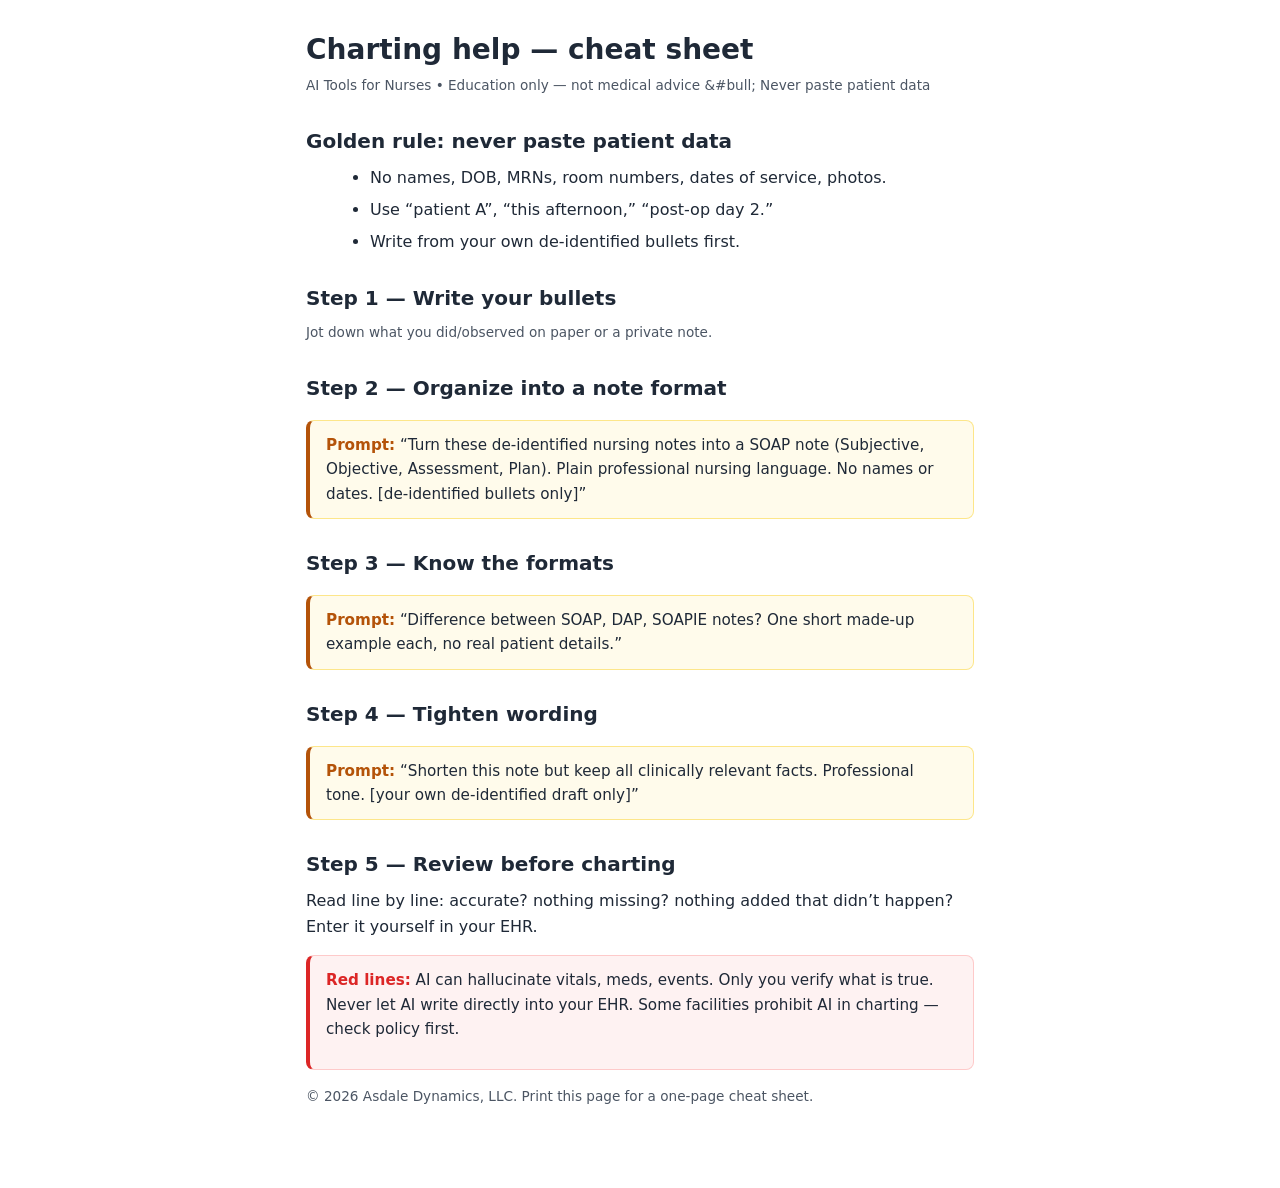
<file: site/cheat-sheets/charting.html>
<!DOCTYPE html>
<html lang="en">
<head>
<meta charset="UTF-8">
<meta name="viewport" content="width=device-width, initial-scale=1.0">
<title>Cheat sheet: Charting help — AI Tools for Nurses</title>
<link rel="stylesheet" href="../css/style.css">
<link rel="stylesheet" href="../css/print.css" media="print">
</head>
<body class="cheat-page">
<main>
  <h1>Charting help — cheat sheet</h1>
  <p class="small">AI Tools for Nurses &bull; Education only &#8212; not medical advice &#bull; Never paste patient data</p>

  <h2>Golden rule: never paste patient data</h2>
  <ul>
    <li>No names, DOB, MRNs, room numbers, dates of service, photos.</li>
    <li>Use &#8220;patient A&#8221;, &#8220;this afternoon,&#8221; &#8220;post-op day 2.&#8221;</li>
    <li>Write from your own de-identified bullets first.</li>
  </ul>

  <h2>Step 1 &#8212; Write your bullets</h2>
  <p class="small">Jot down what you did/observed on paper or a private note.</p>

  <h2>Step 2 &#8212; Organize into a note format</h2>
  <p class="example"><b>Prompt:</b> &#8220;Turn these de-identified nursing notes into a SOAP note (Subjective, Objective, Assessment, Plan). Plain professional nursing language. No names or dates. [de-identified bullets only]&#8221;</p>

  <h2>Step 3 &#8212; Know the formats</h2>
  <p class="example"><b>Prompt:</b> &#8220;Difference between SOAP, DAP, SOAPIE notes? One short made-up example each, no real patient details.&#8221;</p>

  <h2>Step 4 &#8212; Tighten wording</h2>
  <p class="example"><b>Prompt:</b> &#8220;Shorten this note but keep all clinically relevant facts. Professional tone. [your own de-identified draft only]&#8221;</p>

  <h2>Step 5 &#8212; Review before charting</h2>
  <p>Read line by line: accurate? nothing missing? nothing added that didn&#8217;t happen? Enter it yourself in your EHR.</p>

  <div class="warning">
    <p><b>Red lines:</b> AI can hallucinate vitals, meds, events. Only you verify what is true. Never let AI write directly into your EHR. Some facilities prohibit AI in charting &#8212; check policy first.</p>
  </div>

  <p class="small print-hide">© 2026 Asdale Dynamics, LLC. Print this page for a one-page cheat sheet.</p>
</main>
</body>
</html>
</file>
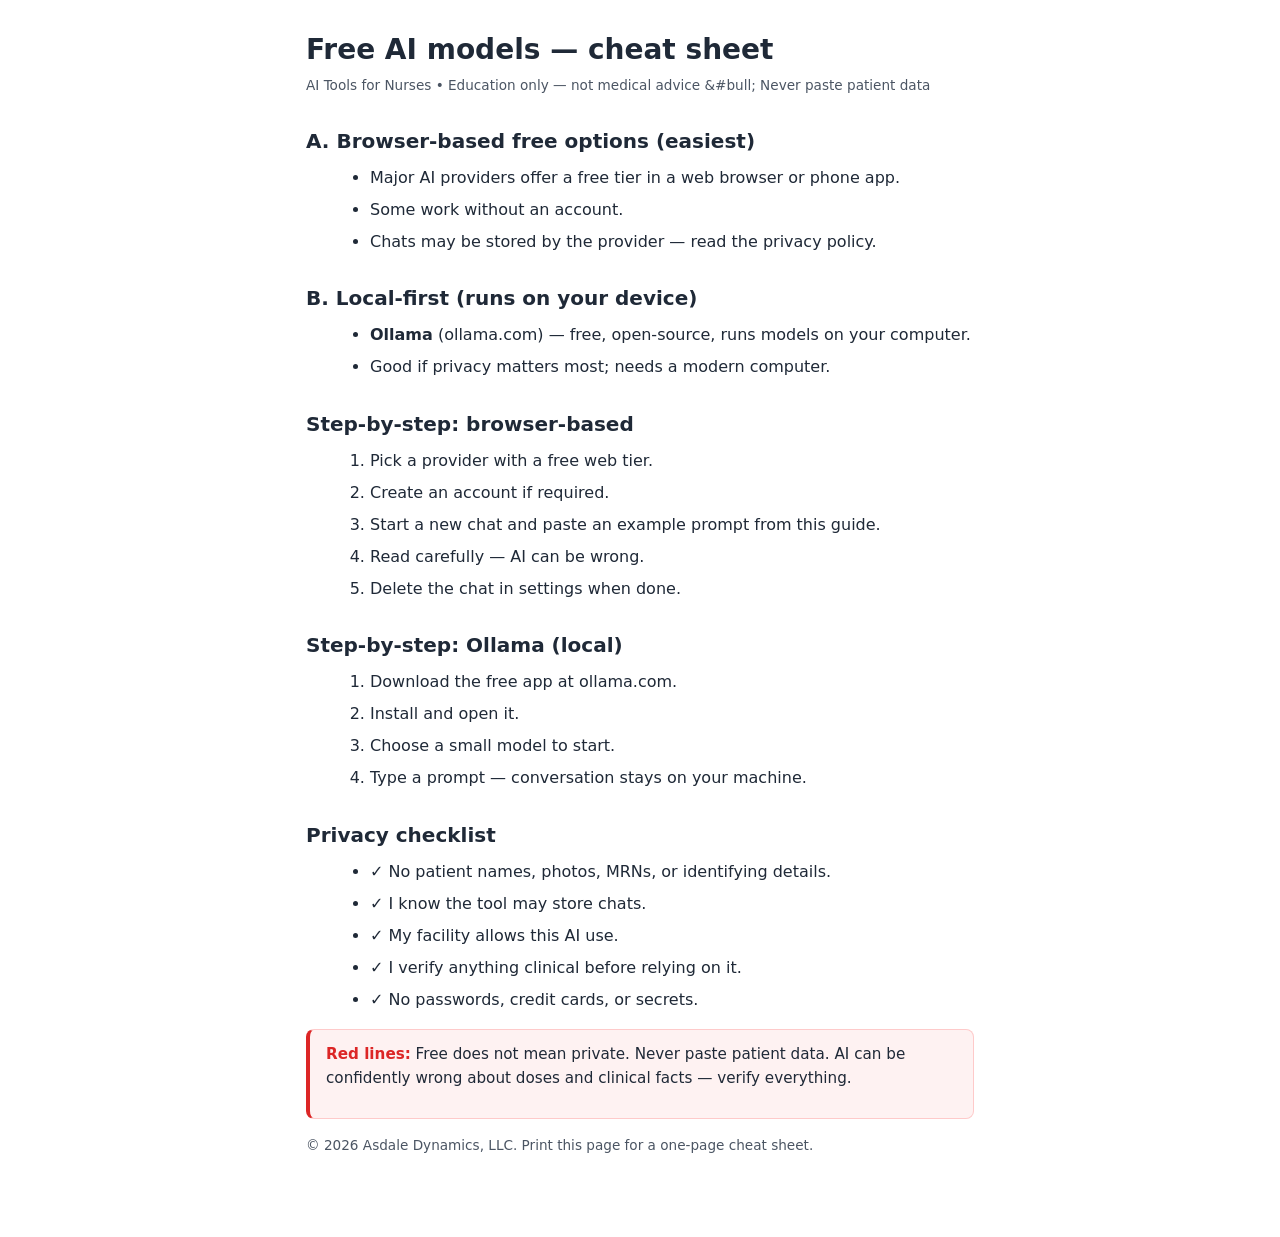
<file: site/cheat-sheets/free-models.html>
<!DOCTYPE html>
<html lang="en">
<head>
<meta charset="UTF-8">
<meta name="viewport" content="width=device-width, initial-scale=1.0">
<title>Cheat sheet: Free AI models — AI Tools for Nurses</title>
<link rel="stylesheet" href="../css/style.css">
<link rel="stylesheet" href="../css/print.css" media="print">
</head>
<body class="cheat-page">
<main>
  <h1>Free AI models — cheat sheet</h1>
  <p class="small">AI Tools for Nurses &bull; Education only &#8212; not medical advice &#bull; Never paste patient data</p>

  <h2>A. Browser-based free options (easiest)</h2>
  <ul>
    <li>Major AI providers offer a free tier in a web browser or phone app.</li>
    <li>Some work without an account.</li>
    <li>Chats may be stored by the provider &#8212; read the privacy policy.</li>
  </ul>

  <h2>B. Local-first (runs on your device)</h2>
  <ul>
    <li><b>Ollama</b> (ollama.com) &#8212; free, open-source, runs models on your computer.</li>
    <li>Good if privacy matters most; needs a modern computer.</li>
  </ul>

  <h2>Step-by-step: browser-based</h2>
  <ol>
    <li>Pick a provider with a free web tier.</li>
    <li>Create an account if required.</li>
    <li>Start a new chat and paste an example prompt from this guide.</li>
    <li>Read carefully &#8212; AI can be wrong.</li>
    <li>Delete the chat in settings when done.</li>
  </ol>

  <h2>Step-by-step: Ollama (local)</h2>
  <ol>
    <li>Download the free app at ollama.com.</li>
    <li>Install and open it.</li>
    <li>Choose a small model to start.</li>
    <li>Type a prompt &#8212; conversation stays on your machine.</li>
  </ol>

  <h2>Privacy checklist</h2>
  <ul>
    <li>&#10003; No patient names, photos, MRNs, or identifying details.</li>
    <li>&#10003; I know the tool may store chats.</li>
    <li>&#10003; My facility allows this AI use.</li>
    <li>&#10003; I verify anything clinical before relying on it.</li>
    <li>&#10003; No passwords, credit cards, or secrets.</li>
  </ul>

  <div class="warning">
    <p><b>Red lines:</b> Free does not mean private. Never paste patient data. AI can be confidently wrong about doses and clinical facts &#8212; verify everything.</p>
  </div>

  <p class="small print-hide">© 2026 Asdale Dynamics, LLC. Print this page for a one-page cheat sheet.</p>
</main>
</body>
</html>
</file>
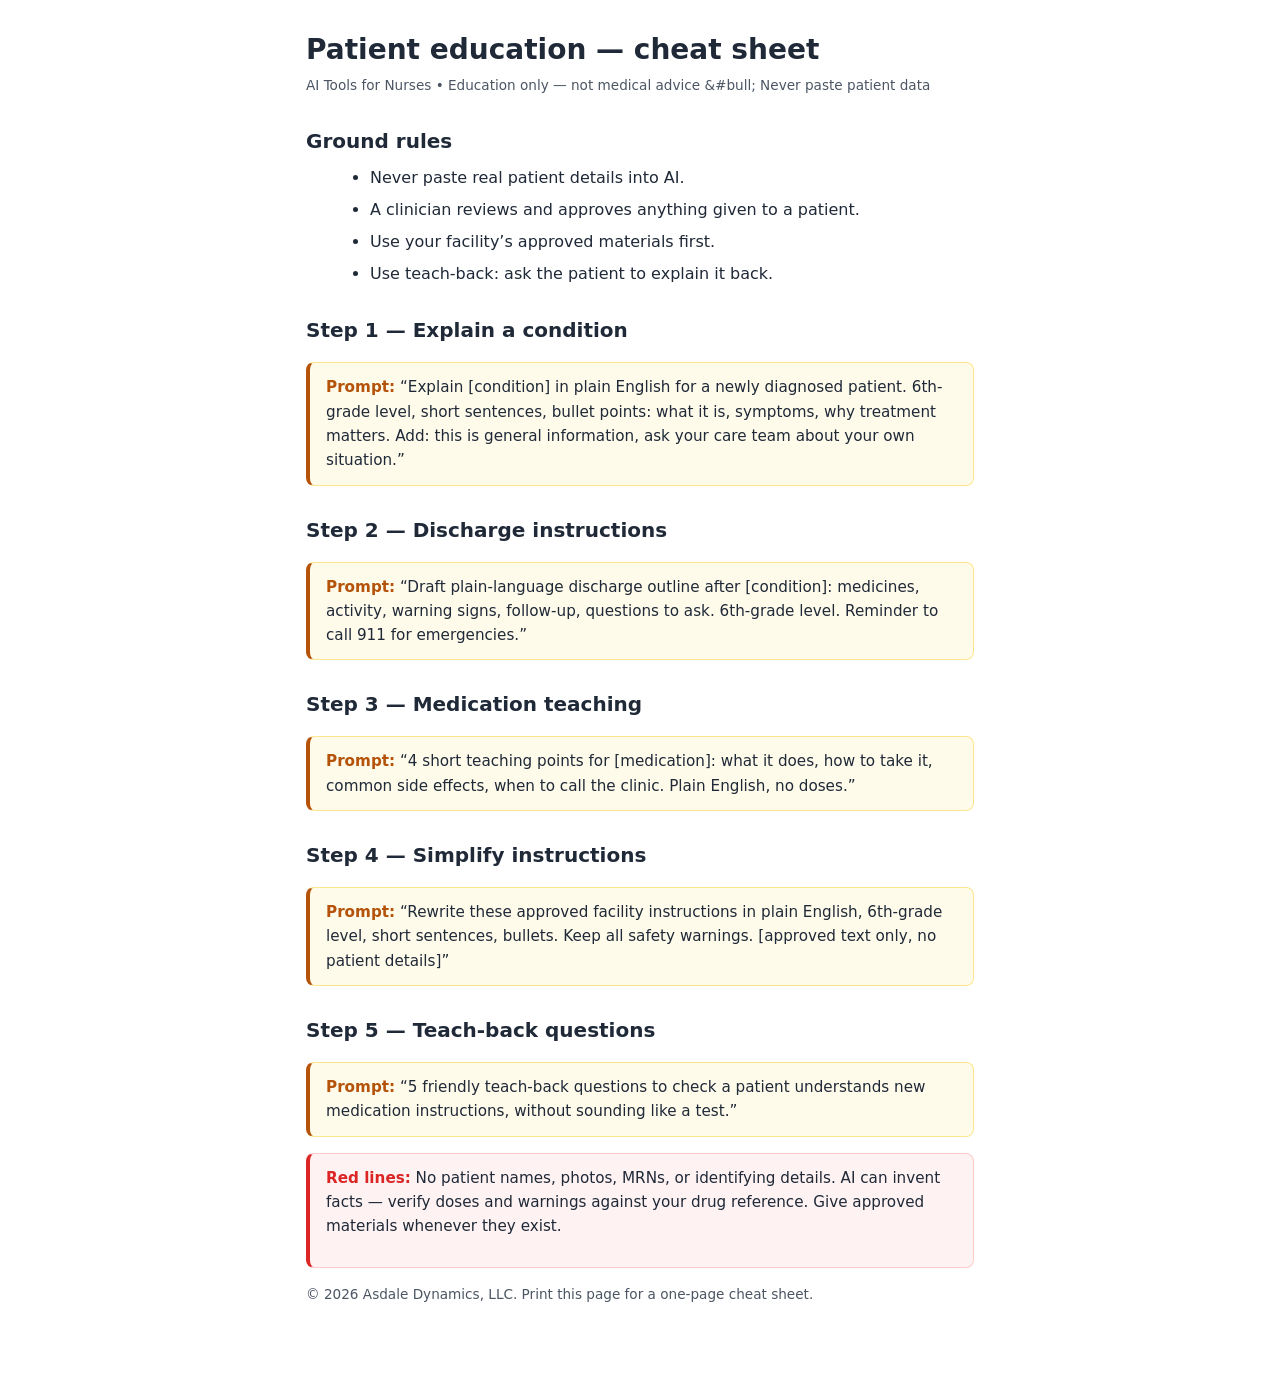
<file: site/cheat-sheets/patient-education.html>
<!DOCTYPE html>
<html lang="en">
<head>
<meta charset="UTF-8">
<meta name="viewport" content="width=device-width, initial-scale=1.0">
<title>Cheat sheet: Patient education — AI Tools for Nurses</title>
<link rel="stylesheet" href="../css/style.css">
<link rel="stylesheet" href="../css/print.css" media="print">
</head>
<body class="cheat-page">
<main>
  <h1>Patient education — cheat sheet</h1>
  <p class="small">AI Tools for Nurses &bull; Education only &#8212; not medical advice &#bull; Never paste patient data</p>

  <h2>Ground rules</h2>
  <ul>
    <li>Never paste real patient details into AI.</li>
    <li>A clinician reviews and approves anything given to a patient.</li>
    <li>Use your facility&#8217;s approved materials first.</li>
    <li>Use teach-back: ask the patient to explain it back.</li>
  </ul>

  <h2>Step 1 &#8212; Explain a condition</h2>
  <p class="example"><b>Prompt:</b> &#8220;Explain [condition] in plain English for a newly diagnosed patient. 6th-grade level, short sentences, bullet points: what it is, symptoms, why treatment matters. Add: this is general information, ask your care team about your own situation.&#8221;</p>

  <h2>Step 2 &#8212; Discharge instructions</h2>
  <p class="example"><b>Prompt:</b> &#8220;Draft plain-language discharge outline after [condition]: medicines, activity, warning signs, follow-up, questions to ask. 6th-grade level. Reminder to call 911 for emergencies.&#8221;</p>

  <h2>Step 3 &#8212; Medication teaching</h2>
  <p class="example"><b>Prompt:</b> &#8220;4 short teaching points for [medication]: what it does, how to take it, common side effects, when to call the clinic. Plain English, no doses.&#8221;</p>

  <h2>Step 4 &#8212; Simplify instructions</h2>
  <p class="example"><b>Prompt:</b> &#8220;Rewrite these approved facility instructions in plain English, 6th-grade level, short sentences, bullets. Keep all safety warnings. [approved text only, no patient details]&#8221;</p>

  <h2>Step 5 &#8212; Teach-back questions</h2>
  <p class="example"><b>Prompt:</b> &#8220;5 friendly teach-back questions to check a patient understands new medication instructions, without sounding like a test.&#8221;</p>

  <div class="warning">
    <p><b>Red lines:</b> No patient names, photos, MRNs, or identifying details. AI can invent facts &#8212; verify doses and warnings against your drug reference. Give approved materials whenever they exist.</p>
  </div>

  <p class="small print-hide">© 2026 Asdale Dynamics, LLC. Print this page for a one-page cheat sheet.</p>
</main>
</body>
</html>
</file>
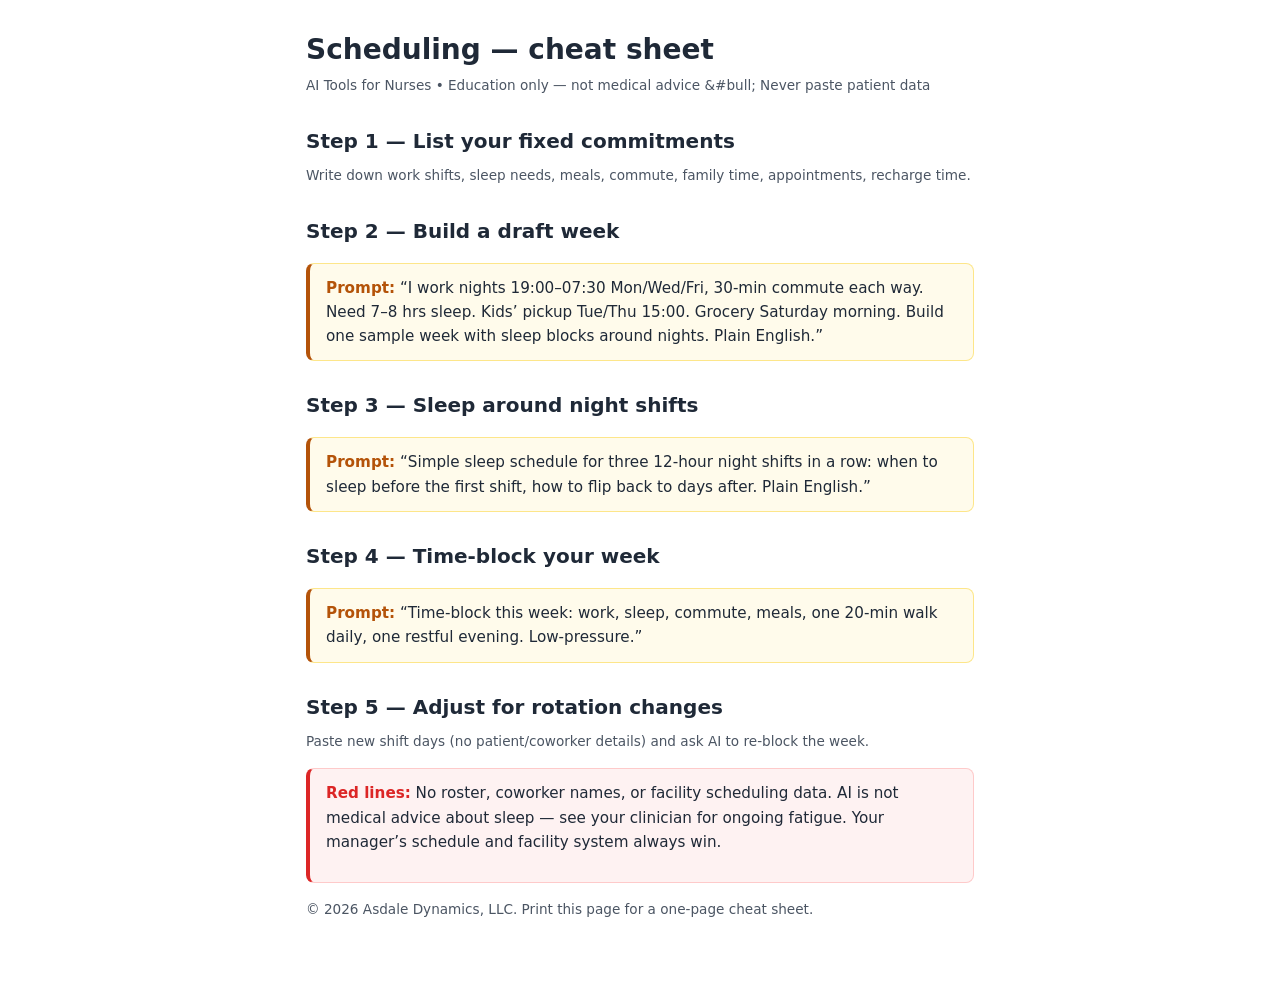
<file: site/cheat-sheets/scheduling.html>
<!DOCTYPE html>
<html lang="en">
<head>
<meta charset="UTF-8">
<meta name="viewport" content="width=device-width, initial-scale=1.0">
<title>Cheat sheet: Scheduling — AI Tools for Nurses</title>
<link rel="stylesheet" href="../css/style.css">
<link rel="stylesheet" href="../css/print.css" media="print">
</head>
<body class="cheat-page">
<main>
  <h1>Scheduling — cheat sheet</h1>
  <p class="small">AI Tools for Nurses &bull; Education only &#8212; not medical advice &#bull; Never paste patient data</p>

  <h2>Step 1 &#8212; List your fixed commitments</h2>
  <p class="small">Write down work shifts, sleep needs, meals, commute, family time, appointments, recharge time.</p>

  <h2>Step 2 &#8212; Build a draft week</h2>
  <p class="example"><b>Prompt:</b> &#8220;I work nights 19:00&#8211;07:30 Mon/Wed/Fri, 30-min commute each way. Need 7&#8211;8 hrs sleep. Kids&#8217; pickup Tue/Thu 15:00. Grocery Saturday morning. Build one sample week with sleep blocks around nights. Plain English.&#8221;</p>

  <h2>Step 3 &#8212; Sleep around night shifts</h2>
  <p class="example"><b>Prompt:</b> &#8220;Simple sleep schedule for three 12-hour night shifts in a row: when to sleep before the first shift, how to flip back to days after. Plain English.&#8221;</p>

  <h2>Step 4 &#8212; Time-block your week</h2>
  <p class="example"><b>Prompt:</b> &#8220;Time-block this week: work, sleep, commute, meals, one 20-min walk daily, one restful evening. Low-pressure.&#8221;</p>

  <h2>Step 5 &#8212; Adjust for rotation changes</h2>
  <p class="small">Paste new shift days (no patient/coworker details) and ask AI to re-block the week.</p>

  <div class="warning">
    <p><b>Red lines:</b> No roster, coworker names, or facility scheduling data. AI is not medical advice about sleep &#8212; see your clinician for ongoing fatigue. Your manager&#8217;s schedule and facility system always win.</p>
  </div>

  <p class="small print-hide">© 2026 Asdale Dynamics, LLC. Print this page for a one-page cheat sheet.</p>
</main>
</body>
</html>
</file>
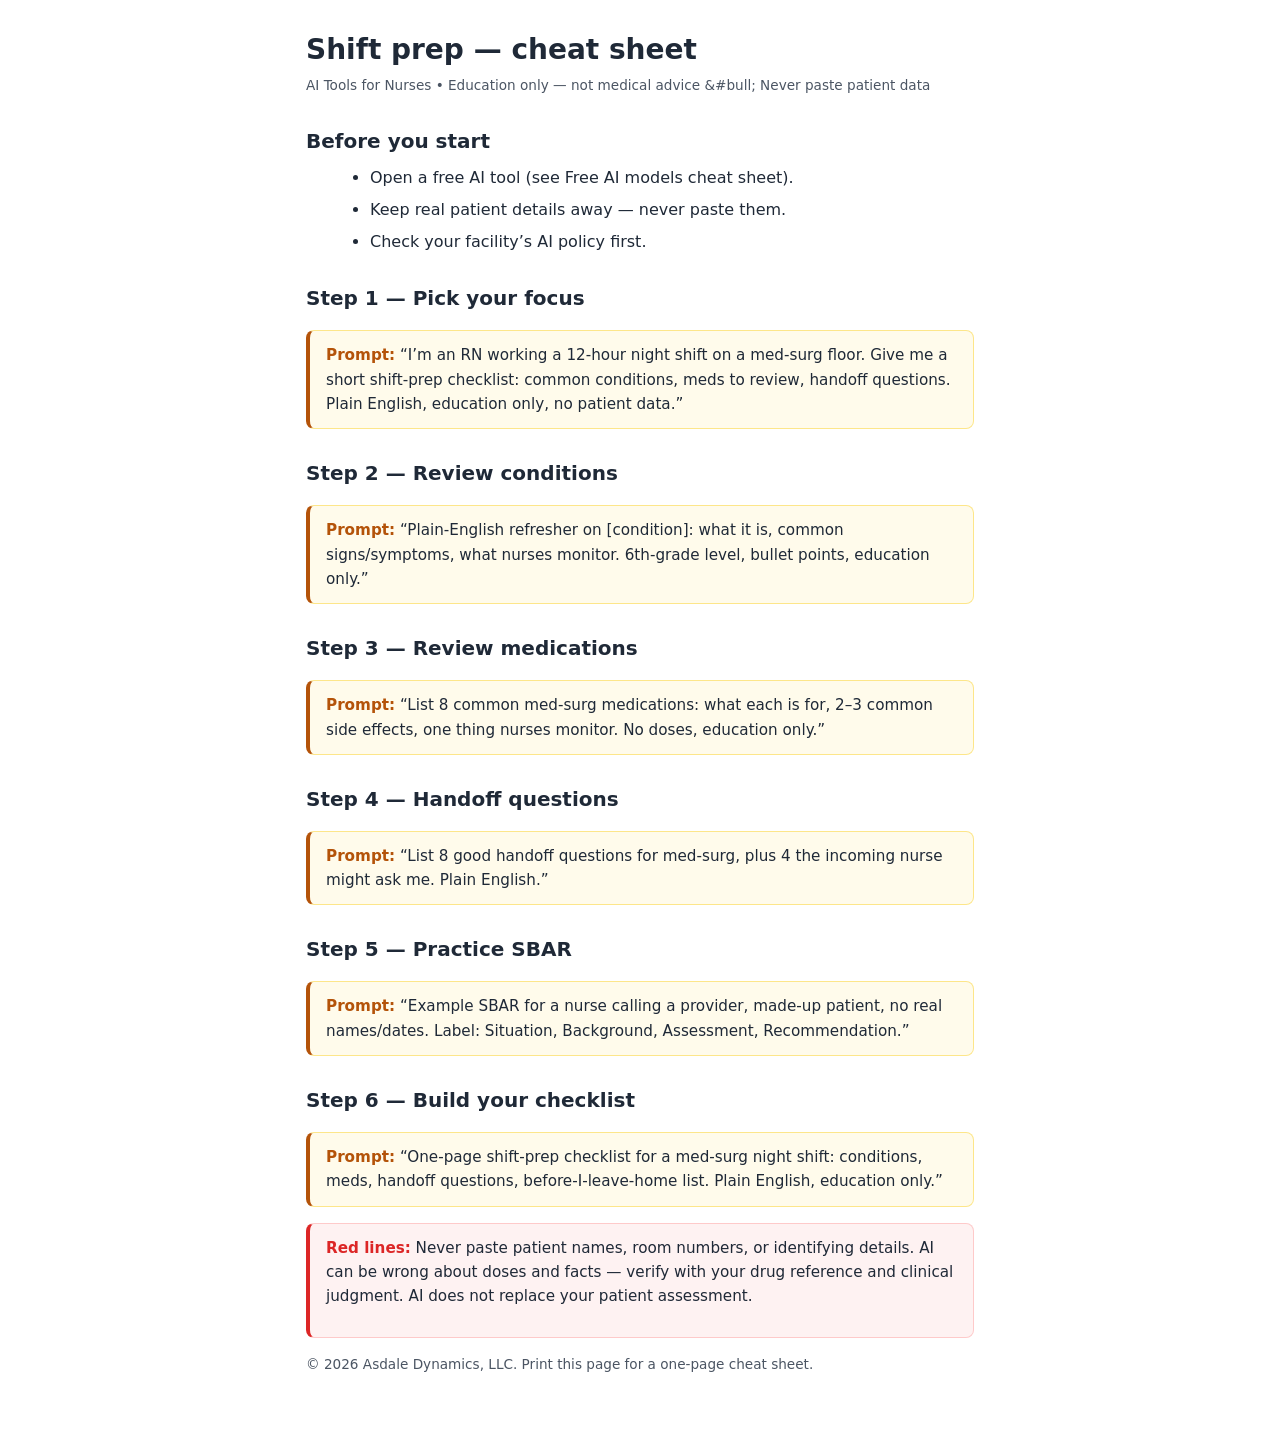
<file: site/cheat-sheets/shift-prep.html>
<!DOCTYPE html>
<html lang="en">
<head>
<meta charset="UTF-8">
<meta name="viewport" content="width=device-width, initial-scale=1.0">
<title>Cheat sheet: Shift prep — AI Tools for Nurses</title>
<link rel="stylesheet" href="../css/style.css">
<link rel="stylesheet" href="../css/print.css" media="print">
</head>
<body class="cheat-page">
<main>
  <h1>Shift prep — cheat sheet</h1>
  <p class="small">AI Tools for Nurses &bull; Education only &#8212; not medical advice &#bull; Never paste patient data</p>

  <h2>Before you start</h2>
  <ul>
    <li>Open a free AI tool (see Free AI models cheat sheet).</li>
    <li>Keep real patient details away &#8212; never paste them.</li>
    <li>Check your facility&#8217;s AI policy first.</li>
  </ul>

  <h2>Step 1 &#8212; Pick your focus</h2>
  <p class="example"><b>Prompt:</b> &#8220;I&#8217;m an RN working a 12-hour night shift on a med-surg floor. Give me a short shift-prep checklist: common conditions, meds to review, handoff questions. Plain English, education only, no patient data.&#8221;</p>

  <h2>Step 2 &#8212; Review conditions</h2>
  <p class="example"><b>Prompt:</b> &#8220;Plain-English refresher on [condition]: what it is, common signs/symptoms, what nurses monitor. 6th-grade level, bullet points, education only.&#8221;</p>

  <h2>Step 3 &#8212; Review medications</h2>
  <p class="example"><b>Prompt:</b> &#8220;List 8 common med-surg medications: what each is for, 2&#8211;3 common side effects, one thing nurses monitor. No doses, education only.&#8221;</p>

  <h2>Step 4 &#8212; Handoff questions</h2>
  <p class="example"><b>Prompt:</b> &#8220;List 8 good handoff questions for med-surg, plus 4 the incoming nurse might ask me. Plain English.&#8221;</p>

  <h2>Step 5 &#8212; Practice SBAR</h2>
  <p class="example"><b>Prompt:</b> &#8220;Example SBAR for a nurse calling a provider, made-up patient, no real names/dates. Label: Situation, Background, Assessment, Recommendation.&#8221;</p>

  <h2>Step 6 &#8212; Build your checklist</h2>
  <p class="example"><b>Prompt:</b> &#8220;One-page shift-prep checklist for a med-surg night shift: conditions, meds, handoff questions, before-I-leave-home list. Plain English, education only.&#8221;</p>

  <div class="warning">
    <p><b>Red lines:</b> Never paste patient names, room numbers, or identifying details. AI can be wrong about doses and facts &#8212; verify with your drug reference and clinical judgment. AI does not replace your patient assessment.</p>
  </div>

  <p class="small print-hide">© 2026 Asdale Dynamics, LLC. Print this page for a one-page cheat sheet.</p>
</main>
</body>
</html>
</file>
<file: site/css/style.css>
/* AI Tools for Nurses — static site stylesheet */
/* Plain, warm, readable, print-friendly */

:root {
  --ink: #1f2937;
  --muted: #4b5563;
  --paper: #ffffff;
  --soft: #f3f4f6;
  --accent: #2563eb;
  --accent-hover: #1d4ed8;
  --warn: #b45309;
  --ok: #15803d;
  --line: #e5e7eb;
  --max-width: 700px;
}

* { box-sizing: border-box; }
html { scroll-behavior: smooth; }

body {
  margin: 0;
  font-family: ui-sans-serif, system-ui, -apple-system, Segoe UI, Roboto, Helvetica, Arial, sans-serif;
  color: var(--ink);
  background: var(--paper);
  line-height: 1.6;
}

a { color: var(--accent); text-decoration: underline; }
a:visited { color: #1e40af; }
a:hover, a:focus { color: var(--accent-hover); }
a:focus-visible { outline: 3px solid var(--accent); outline-offset: 2px; }

.skip-link {
  position: absolute;
  left: -9999px;
  top: auto;
  width: 1px;
  height: 1px;
  overflow: hidden;
}

header {
  background: var(--soft);
  border-bottom: 1px solid var(--line);
  padding: 1.5rem 1rem;
}

.site-title {
  margin: 0;
  font-size: 1.5rem;
  font-weight: 800;
  letter-spacing: -0.01em;
}

.site-title a { color: var(--ink); text-decoration: none; }
.site-subtitle { margin: 0.25rem 0 0; font-size: 0.95rem; color: var(--muted); }

nav {
  display: flex;
  flex-wrap: wrap;
  gap: 0.5rem 1rem;
  margin-top: 1rem;
  border-top: 1px solid var(--line);
  padding-top: 1rem;
}

nav a {
  font-size: 0.9rem;
  padding: 0.35rem 0.75rem;
  border: 1px solid var(--line);
  border-radius: 999px;
  text-decoration: none;
  color: var(--ink);
}
nav a:hover { background: var(--ink); color: #fff; border-color: var(--ink); }

main {
  max-width: var(--max-width);
  margin: 0 auto;
  padding: 2rem 1rem 4rem;
}

.section-label {
  font-size: 0.8rem;
  font-weight: 700;
  letter-spacing: 0.08em;
  text-transform: uppercase;
  color: var(--muted);
  margin: 2.5rem 0 0.75rem;
}
.section-label:first-of-type { margin-top: 0; }

h1 { font-size: 1.75rem; margin: 0 0 0.5rem; line-height: 1.25; }
h2 { font-size: 1.25rem; margin: 1.75rem 0 0.5rem; }
h3 { font-size: 1.05rem; margin: 1.5rem 0 0.5rem; }
p { margin: 0 0 1rem; }
ul, ol { margin: 0.5rem 0 1rem 1.5rem; }
li { margin-bottom: 0.4rem; }

strong { color: #111827; }

.step {
  background: var(--soft);
  border-left: 4px solid var(--accent);
  padding: 0.75rem 1rem;
  margin: 1rem 0;
  border-radius: 0 0.5rem 0.5rem 0;
}
.step b { color: var(--accent); }

.example {
  background: #fffbeb;
  border: 1px solid #fde68a;
  border-left: 4px solid var(--warn);
  padding: 0.75rem 1rem;
  margin: 1rem 0;
  border-radius: 0.5rem;
  font-size: 0.95rem;
}
.example b { color: var(--warn); }

.warning {
  background: #fef2f2;
  border: 1px solid #fecaca;
  border-left: 4px solid #dc2626;
  padding: 0.75rem 1rem;
  margin: 1rem 0;
  border-radius: 0.5rem;
  font-size: 0.95rem;
}
.warning b { color: #dc2626; }

.tip {
  background: #eff6ff;
  border: 1px solid #bfdbfe;
  border-left: 4px solid var(--accent);
  padding: 0.75rem 1rem;
  margin: 1rem 0;
  border-radius: 0.5rem;
  font-size: 0.95rem;
}
.tip b { color: var(--accent); }

code {
  font-family: ui-monospace, SFMono-Regular, Menlo, Monaco, Consolas, monospace;
  font-size: 0.9em;
  background: var(--soft);
  padding: 0.1em 0.4em;
  border-radius: 0.25em;
}

button, .button {
  display: inline-block;
  background: var(--accent);
  color: #fff;
  border: none;
  padding: 0.6rem 1.2rem;
  border-radius: 0.5rem;
  font-size: 1rem;
  cursor: pointer;
  text-decoration: none;
  margin-top: 1rem;
}
button:hover, .button:hover { background: var(--accent-hover); }

footer {
  border-top: 1px solid var(--line);
  padding: 2rem 1rem 3rem;
  font-size: 0.85rem;
  color: var(--muted);
  text-align: center;
}

.disclaimer {
  border: 1px solid var(--line);
  background: #f9fafb;
  border-radius: 0.5rem;
  padding: 1rem;
  margin: 1.5rem 0;
  font-size: 0.9rem;
}
.disclaimer b { color: #dc2626; }

.small { font-size: 0.85rem; color: var(--muted); }

/* Cheat sheet card on index */
.card {
  border: 1px solid var(--line);
  border-radius: 0.5rem;
  padding: 1.25rem;
  margin: 1rem 0;
  background: var(--paper);
}
.card h3 { margin-top: 0; }

/* ---- Respect user print preferences ---- */
@media print {
  body { background: #fff; color: #000; font-size: 11pt; }
  header, nav, footer, button, .button, .skip-link { display: none !important; }
  a { color: #000; text-decoration: none; }
  .section-label { color: #555; }
  .step, .example, .warning, .tip, .card {
    background: #fff !important;
    border: 1px solid #999;
    break-inside: avoid;
    padding: 0.75rem;
  }
  .disclaimer { border: 1px solid #000; break-inside: avoid; }
  h2, h3 { break-after: avoid; page-break-after: avoid; }
  .print-hide { display: none !important; }
}
</file>
<file: site/css/print.css>
/* Additional print-only tweaks for cheat sheets (media="print") */
@media print {
  .cheat-page { max-width: 100%; padding: 0.5in 0.75in; }
  .cheat-page h1 { font-size: 18pt; border-bottom: 2px solid #000; padding-bottom: 0.25in; }
  .cheat-page h2 { font-size: 13pt; }
  .cheat-page .step, .cheat-page .warning, .cheat-page .example, .cheat-page .tip { break-inside: avoid; }
  .no-print { display: none !important; }
}
</file>
